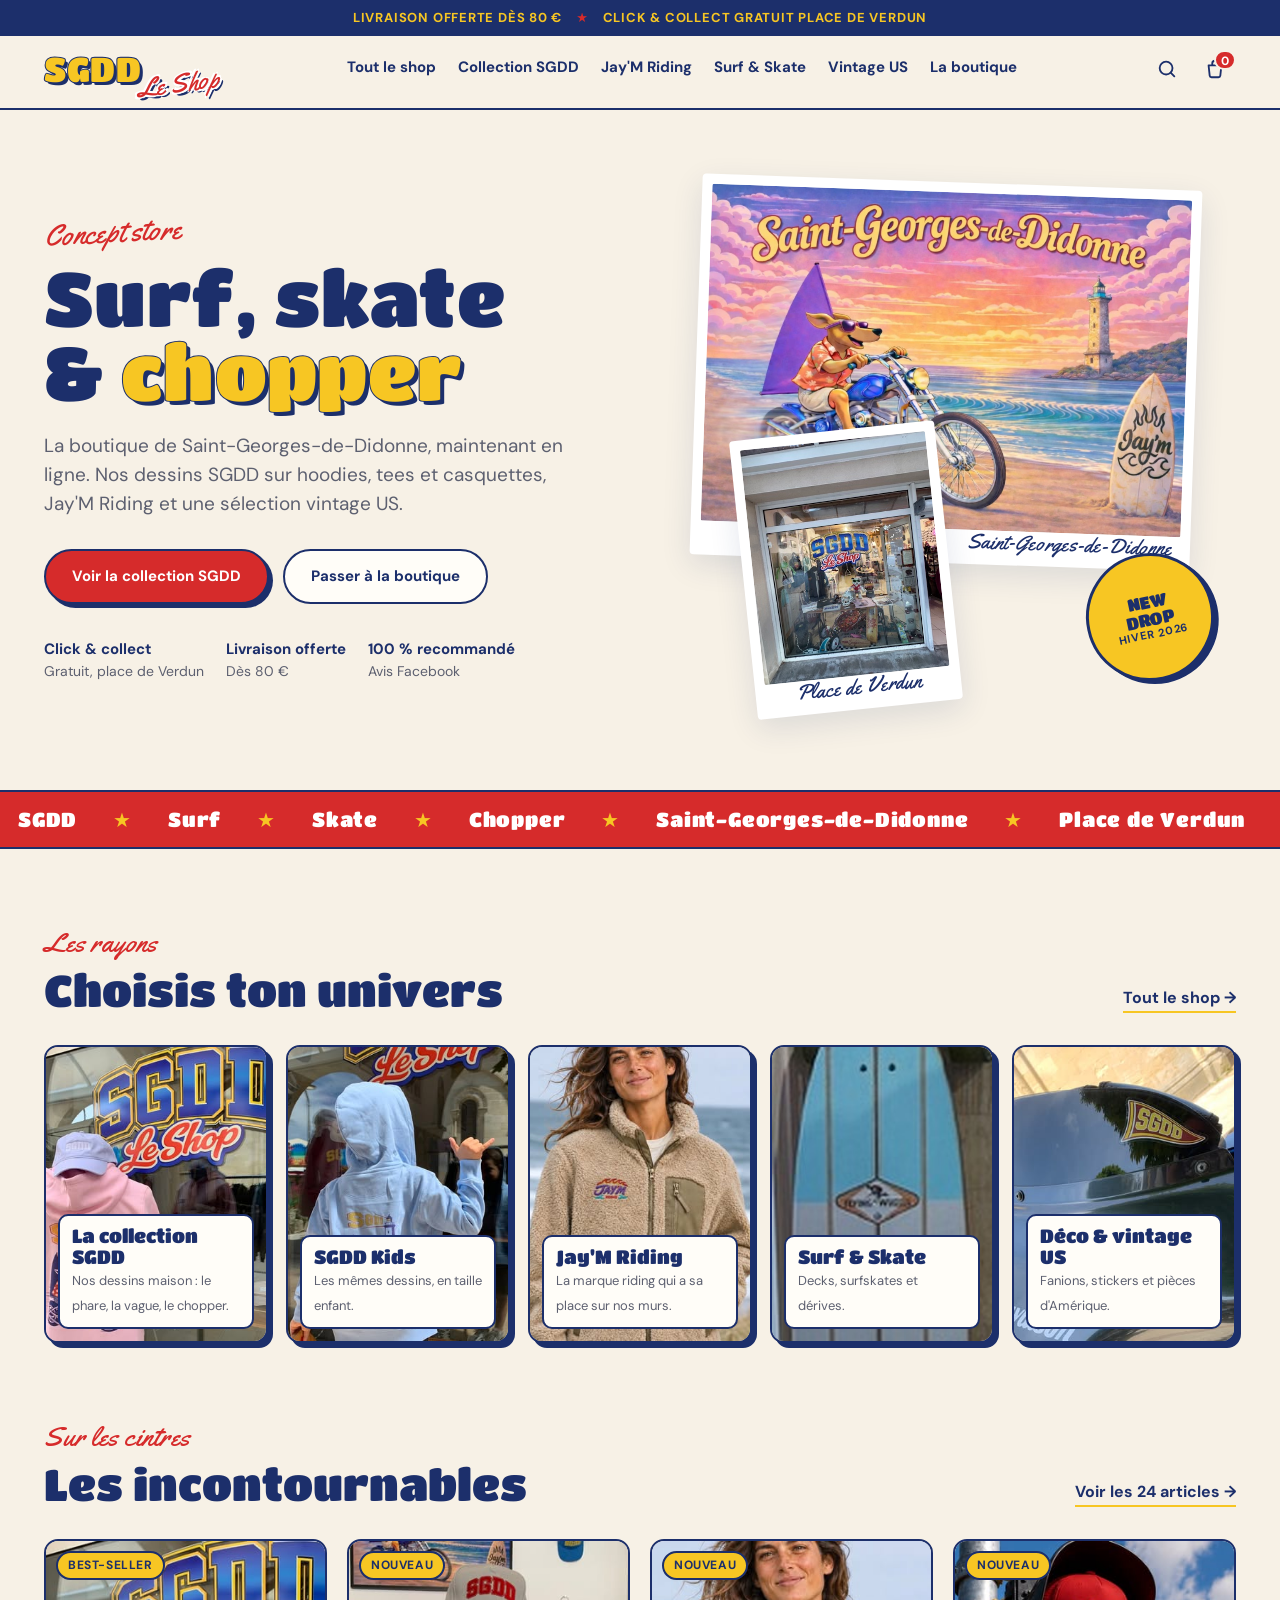
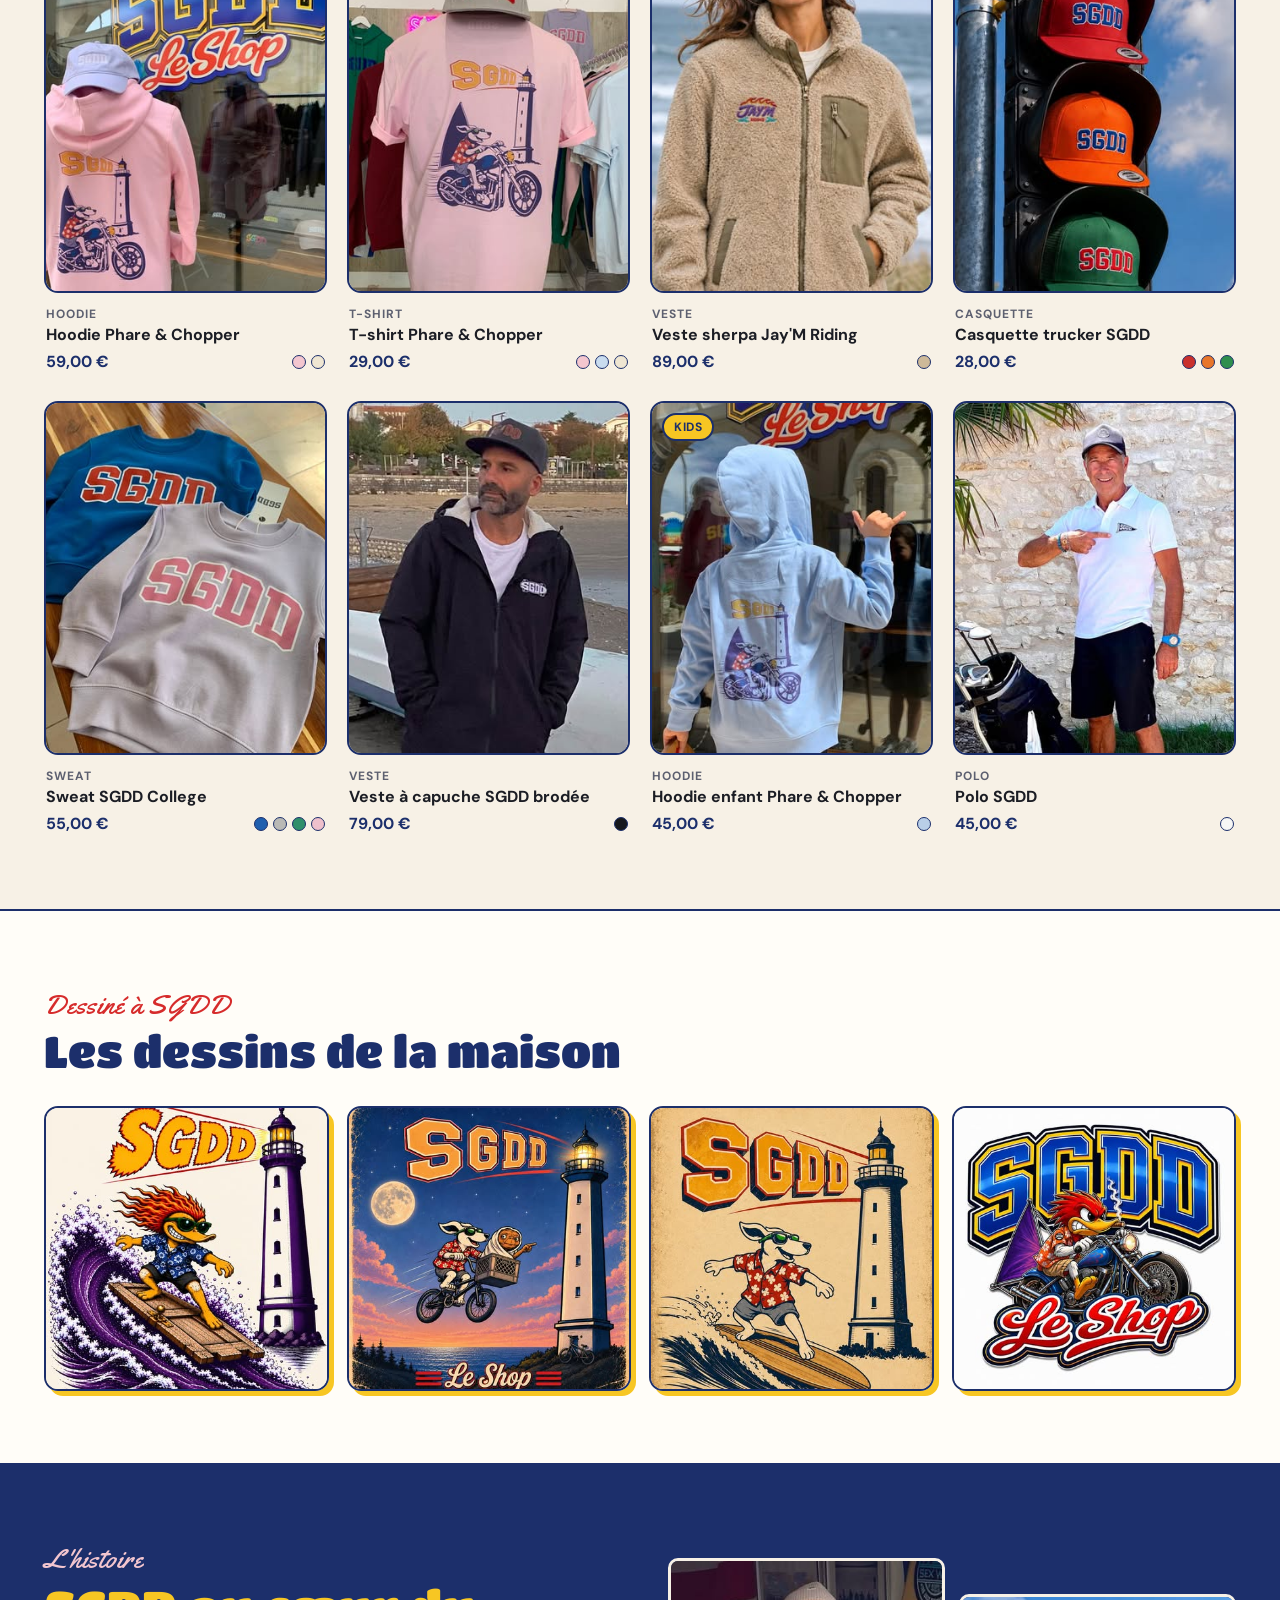
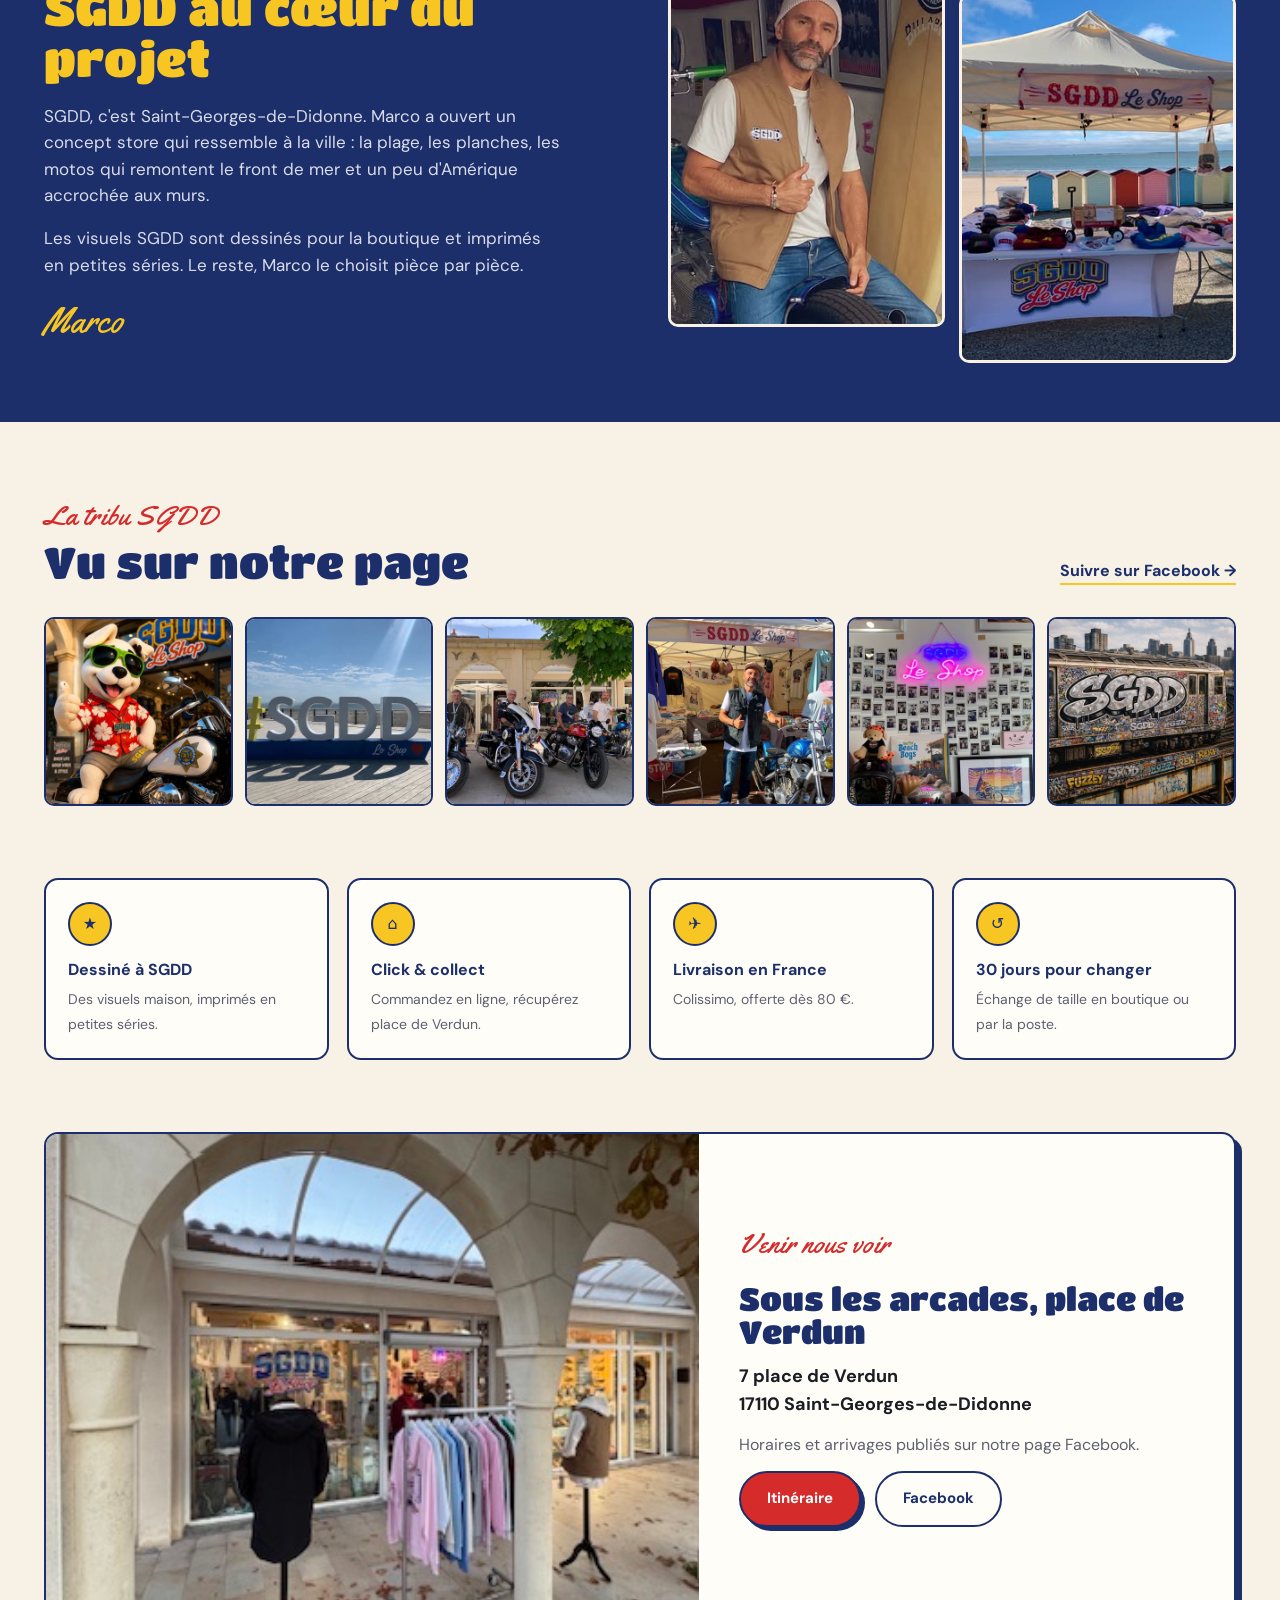
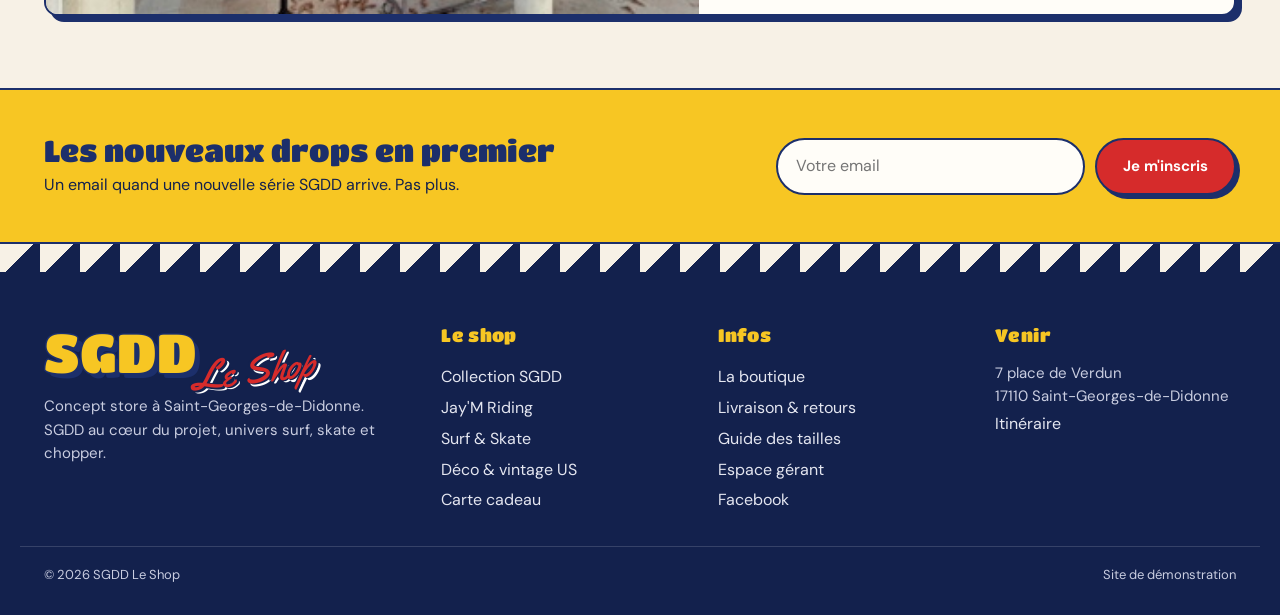
<file: index.html>
<!doctype html>
<html lang="fr">
<head>
  <meta charset="utf-8">
  <meta name="viewport" content="width=device-width, initial-scale=1">
  <title>SGDD Le Shop | Surf, skate & chopper à Saint-Georges-de-Didonne</title>
  <meta name="description" content="Concept store à Saint-Georges-de-Didonne. Collection SGDD, Jay'M Riding, surf, skate et vintage US. Livraison en France et click & collect place de Verdun.">
  <link rel="preconnect" href="https://fonts.googleapis.com">
  <link rel="preconnect" href="https://fonts.gstatic.com" crossorigin>
  <link href="https://fonts.googleapis.com/css2?family=Titan+One&family=Yellowtail&family=DM+Sans:opsz,wght@9..40,400;9..40,500;9..40,700&display=swap" rel="stylesheet">
  <link rel="stylesheet" href="styles.css?v=4">
  <link rel="icon" href="data:image/svg+xml,%3Csvg xmlns='http://www.w3.org/2000/svg' viewBox='0 0 64 64'%3E%3Crect width='64' height='64' rx='12' fill='%231c2f6b'/%3E%3Ctext x='32' y='44' font-family='Arial Black' font-size='30' text-anchor='middle' fill='%23f7c623'%3ESG%3C/text%3E%3C/svg%3E">
</head>
<body>
  <div class="topbar" id="topbar"></div>

  <header class="header">
    <div class="header-inner">
      <button class="icon-btn menu-btn" aria-label="Menu" data-action="menu">
        <svg viewBox="0 0 24 24" width="24" height="24"><path d="M3 6h18M3 12h18M3 18h18" stroke="currentColor" stroke-width="2" stroke-linecap="round"/></svg>
      </button>
      <a href="#/" class="logo" aria-label="SGDD Le Shop, accueil">
        <span class="logo-sgdd">SGDD</span><span class="logo-shop">Le Shop</span>
      </a>
      <nav class="nav" id="nav">
        <a href="#/shop">Tout le shop</a>
        <a href="#/shop/sgdd">Collection SGDD</a>
        <a href="#/shop/jaym">Jay'M Riding</a>
        <a href="#/shop/surf-skate">Surf & Skate</a>
        <a href="#/shop/vintage">Vintage US</a>
        <a href="#/boutique">La boutique</a>
      </nav>
      <div class="header-actions">
        <button class="icon-btn" aria-label="Rechercher" data-action="search">
          <svg viewBox="0 0 24 24" width="22" height="22"><circle cx="11" cy="11" r="7" fill="none" stroke="currentColor" stroke-width="2"/><path d="M20 20l-4-4" stroke="currentColor" stroke-width="2" stroke-linecap="round"/></svg>
        </button>
        <button class="icon-btn cart-btn" aria-label="Panier" data-action="cart">
          <svg viewBox="0 0 24 24" width="22" height="22"><path d="M5 8h14l-1.2 11.2a2 2 0 0 1-2 1.8H8.2a2 2 0 0 1-2-1.8L5 8z" fill="none" stroke="currentColor" stroke-width="2" stroke-linejoin="round"/><path d="M9 8V6a3 3 0 0 1 6 0v2" fill="none" stroke="currentColor" stroke-width="2"/></svg>
          <span class="cart-count" id="cartCount">0</span>
        </button>
      </div>
    </div>
    <div class="search-bar" id="searchBar" hidden>
      <input type="search" id="searchInput" placeholder="Hoodie, casquette, skate..." aria-label="Rechercher un article">
    </div>
  </header>

  <main id="app" tabindex="-1"></main>

  <footer class="footer">
    <div class="pennants" aria-hidden="true"></div>
    <div class="footer-inner">
      <div class="footer-brand">
        <a href="#/" class="logo logo-lg" aria-label="SGDD Le Shop">
          <span class="logo-sgdd">SGDD</span><span class="logo-shop">Le Shop</span>
        </a>
        <p>Concept store à Saint-Georges-de-Didonne. SGDD au cœur du projet, univers surf, skate et chopper.</p>
      </div>
      <div>
        <h4>Le shop</h4>
        <a href="#/shop/sgdd">Collection SGDD</a>
        <a href="#/shop/jaym">Jay'M Riding</a>
        <a href="#/shop/surf-skate">Surf & Skate</a>
        <a href="#/shop/vintage">Déco & vintage US</a>
        <a href="#/p/carte-cadeau">Carte cadeau</a>
      </div>
      <div>
        <h4>Infos</h4>
        <a href="#/boutique">La boutique</a>
        <a href="#/infos">Livraison & retours</a>
        <a href="#/infos">Guide des tailles</a>
        <a href="#/admin">Espace gérant</a>
        <a href="https://www.facebook.com/p/SGDD-Le-Shop-61576810880867/" target="_blank" rel="noopener">Facebook</a>
      </div>
      <div>
        <h4>Venir</h4>
        <p>7 place de Verdun<br>17110 Saint-Georges-de-Didonne</p>
        <a href="https://www.google.com/maps/search/?api=1&query=7+place+de+Verdun+17110+Saint-Georges-de-Didonne" target="_blank" rel="noopener">Itinéraire</a>
      </div>
    </div>
    <div class="footer-bottom">
      <span>© 2026 SGDD Le Shop</span>
      <span>Site de démonstration</span>
    </div>
  </footer>

  <div class="overlay" id="overlay" hidden></div>
  <aside class="drawer" id="cartDrawer" aria-label="Panier" aria-hidden="true"></aside>
  <div class="toast" id="toast" role="status" aria-live="polite"></div>

  <script src="config.js?v=4"></script>
  <script src="products.js?v=4"></script>
  <script src="admin.js?v=4"></script>
  <script src="app.js?v=4"></script>
</body>
</html>
</file>
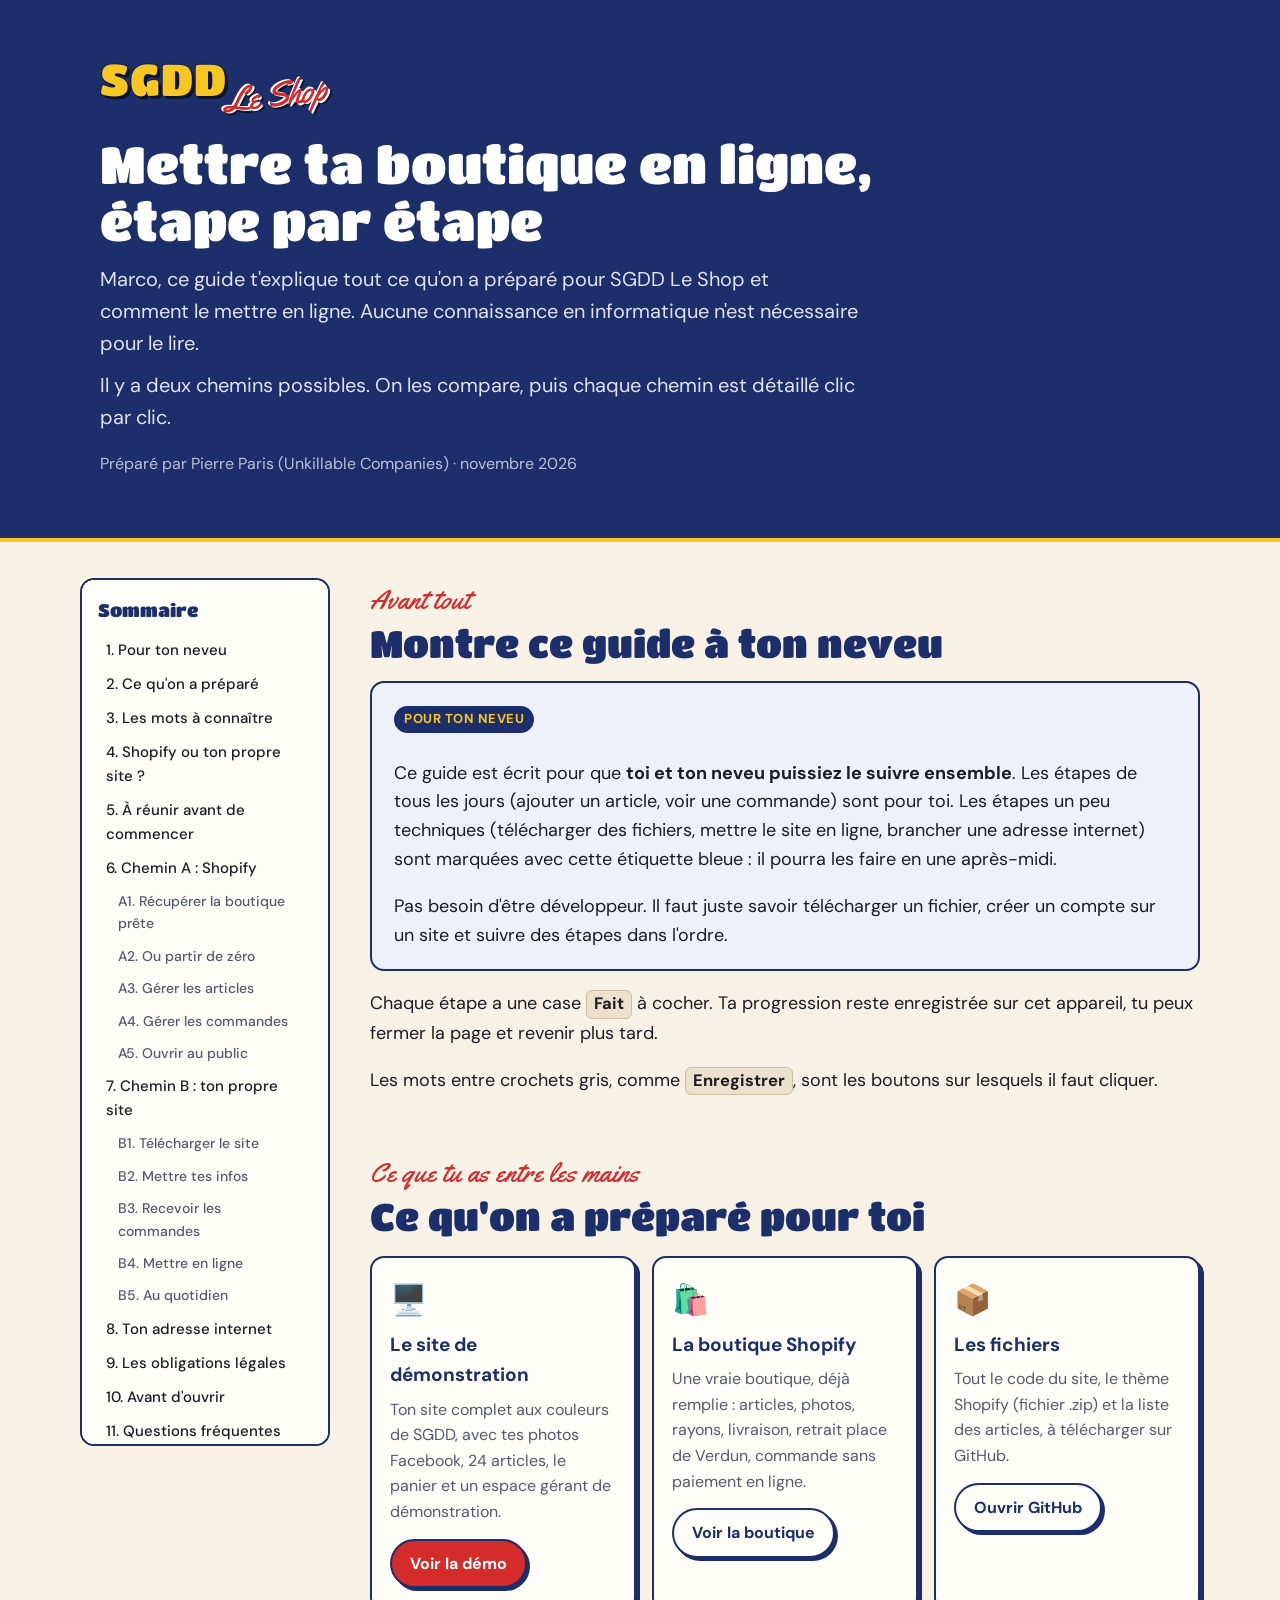
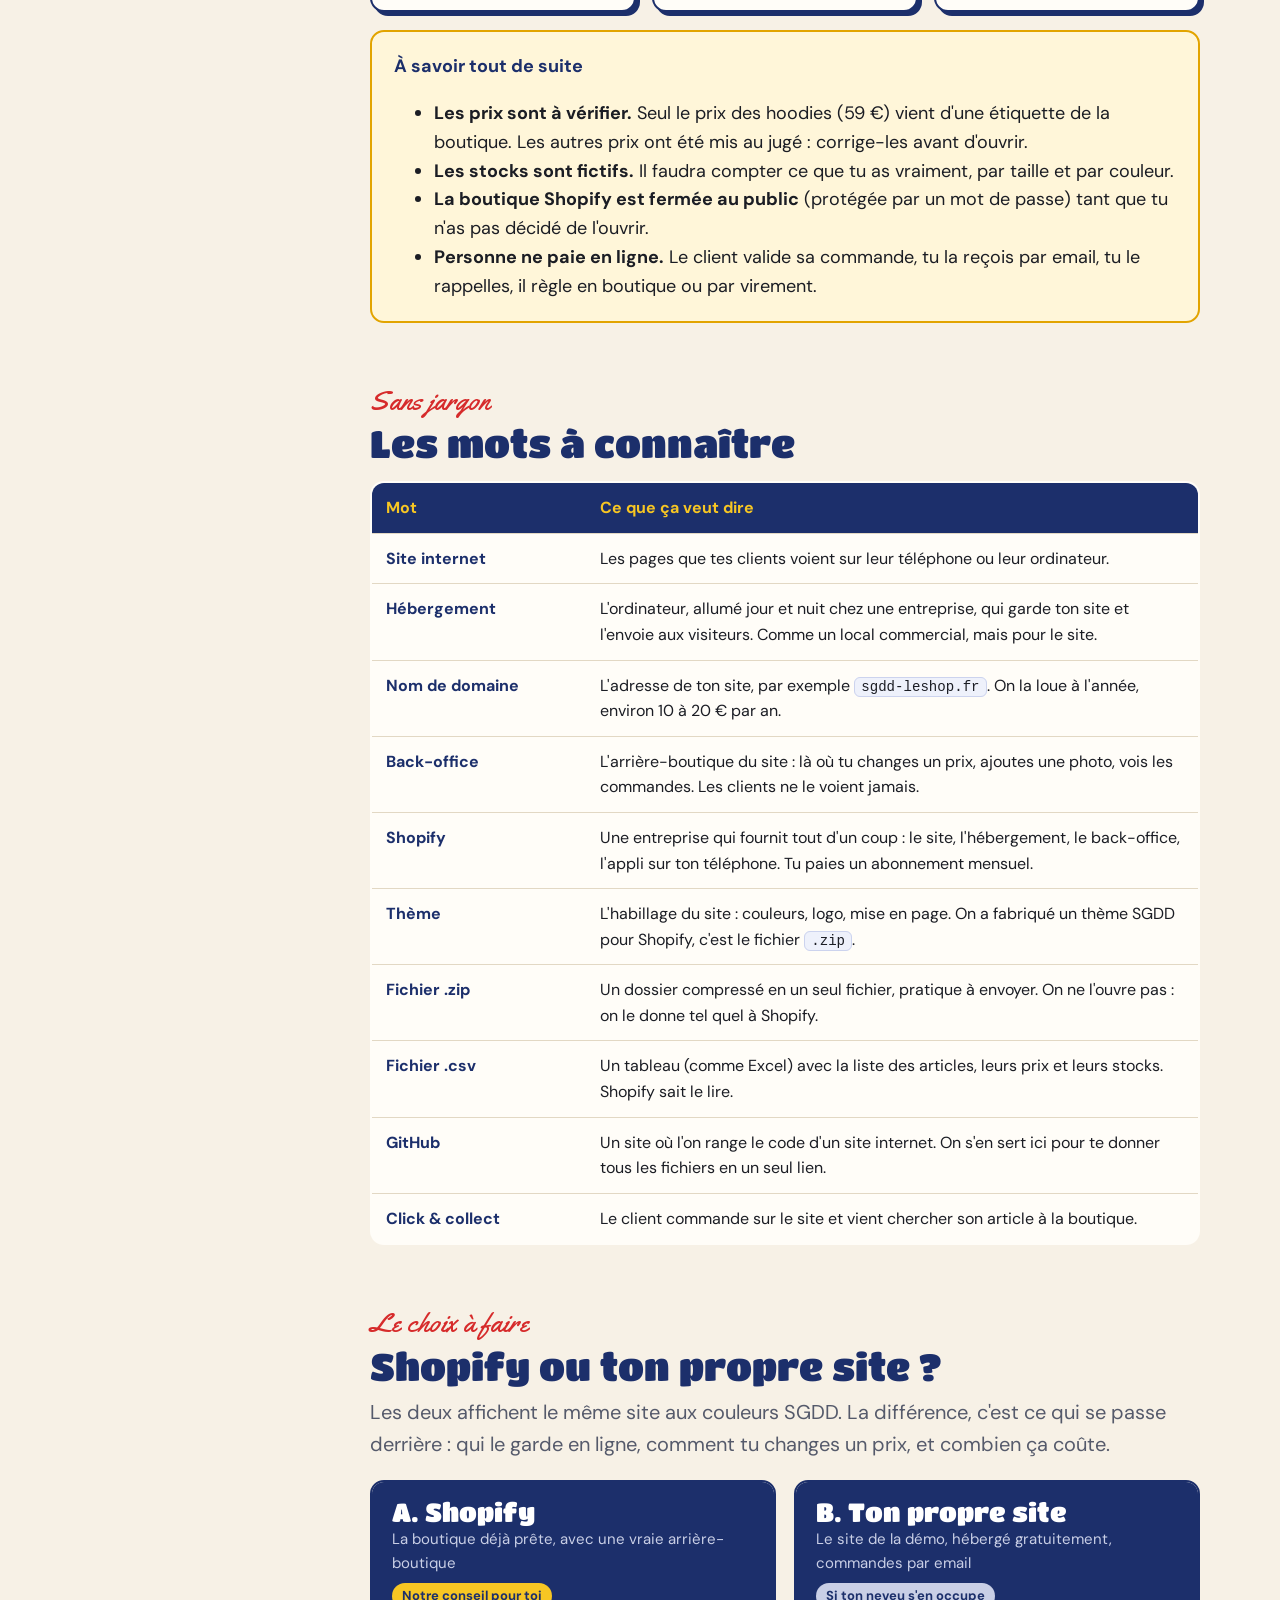
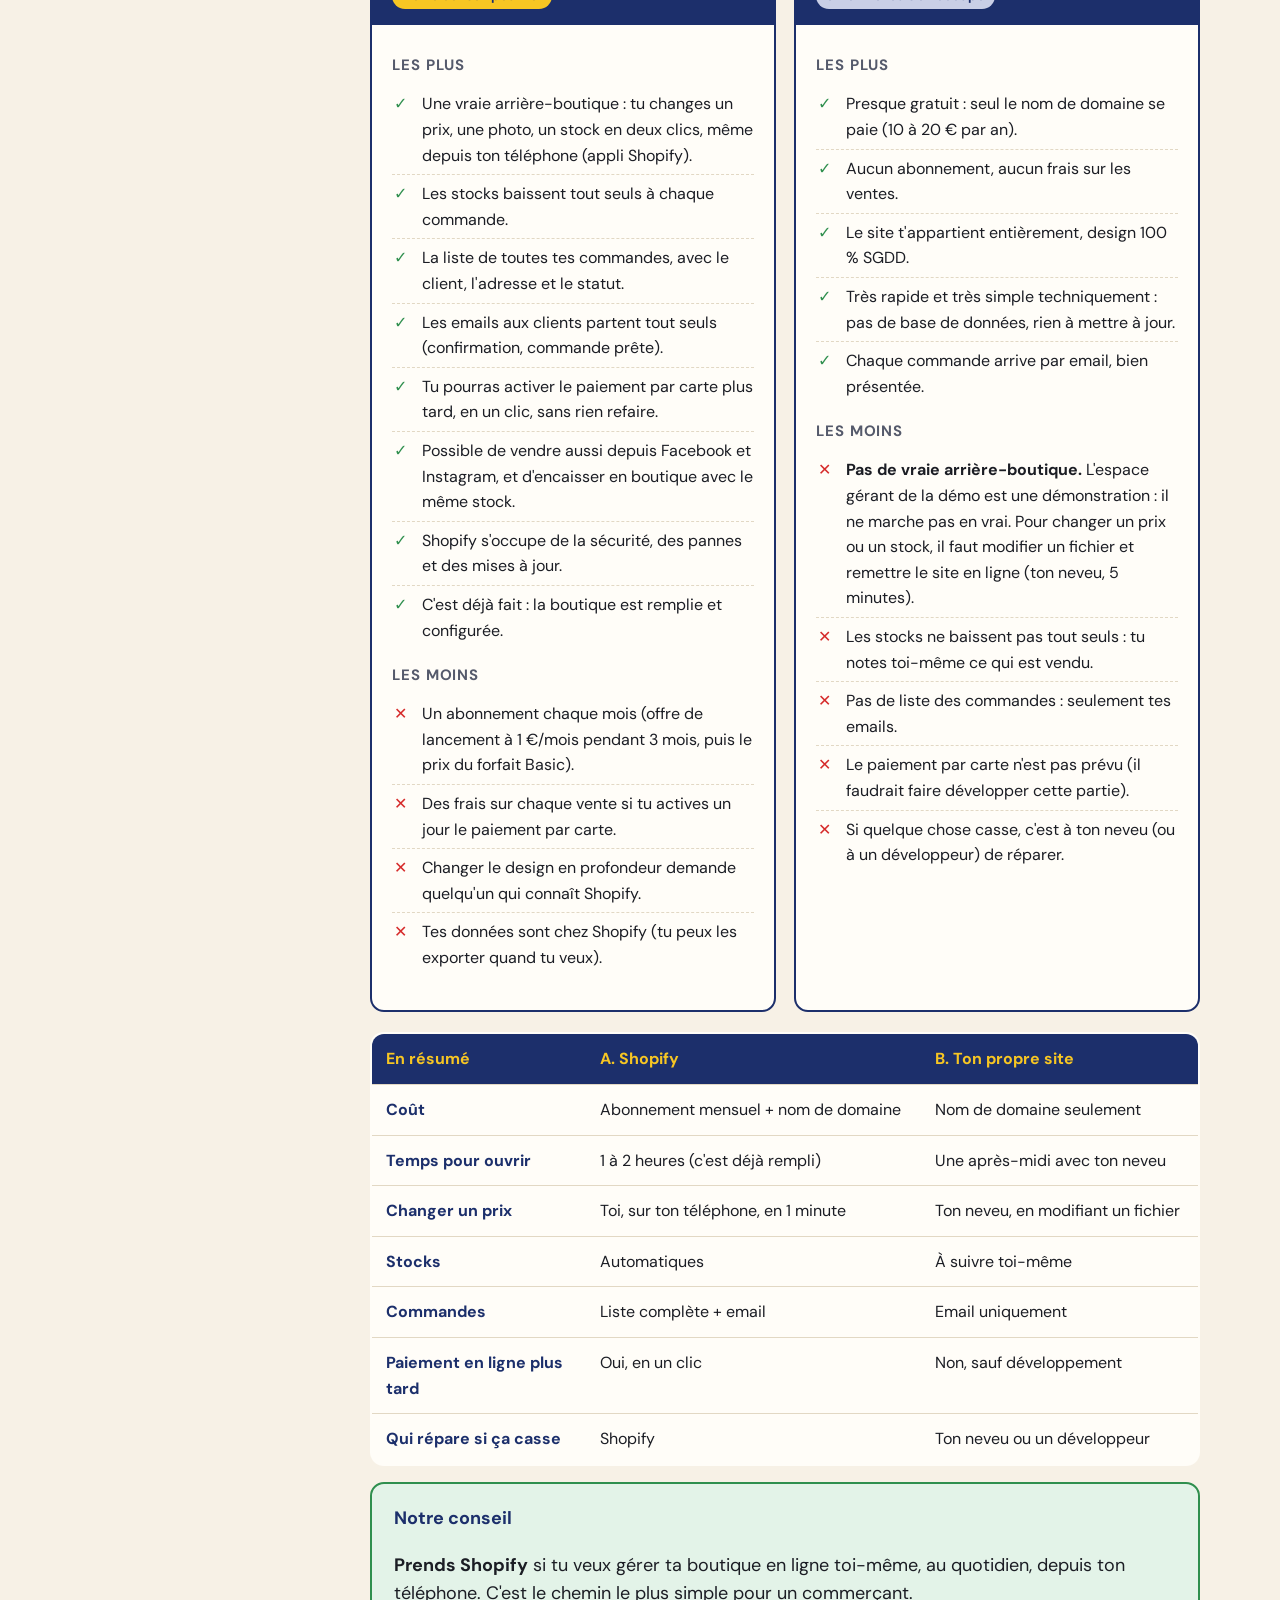
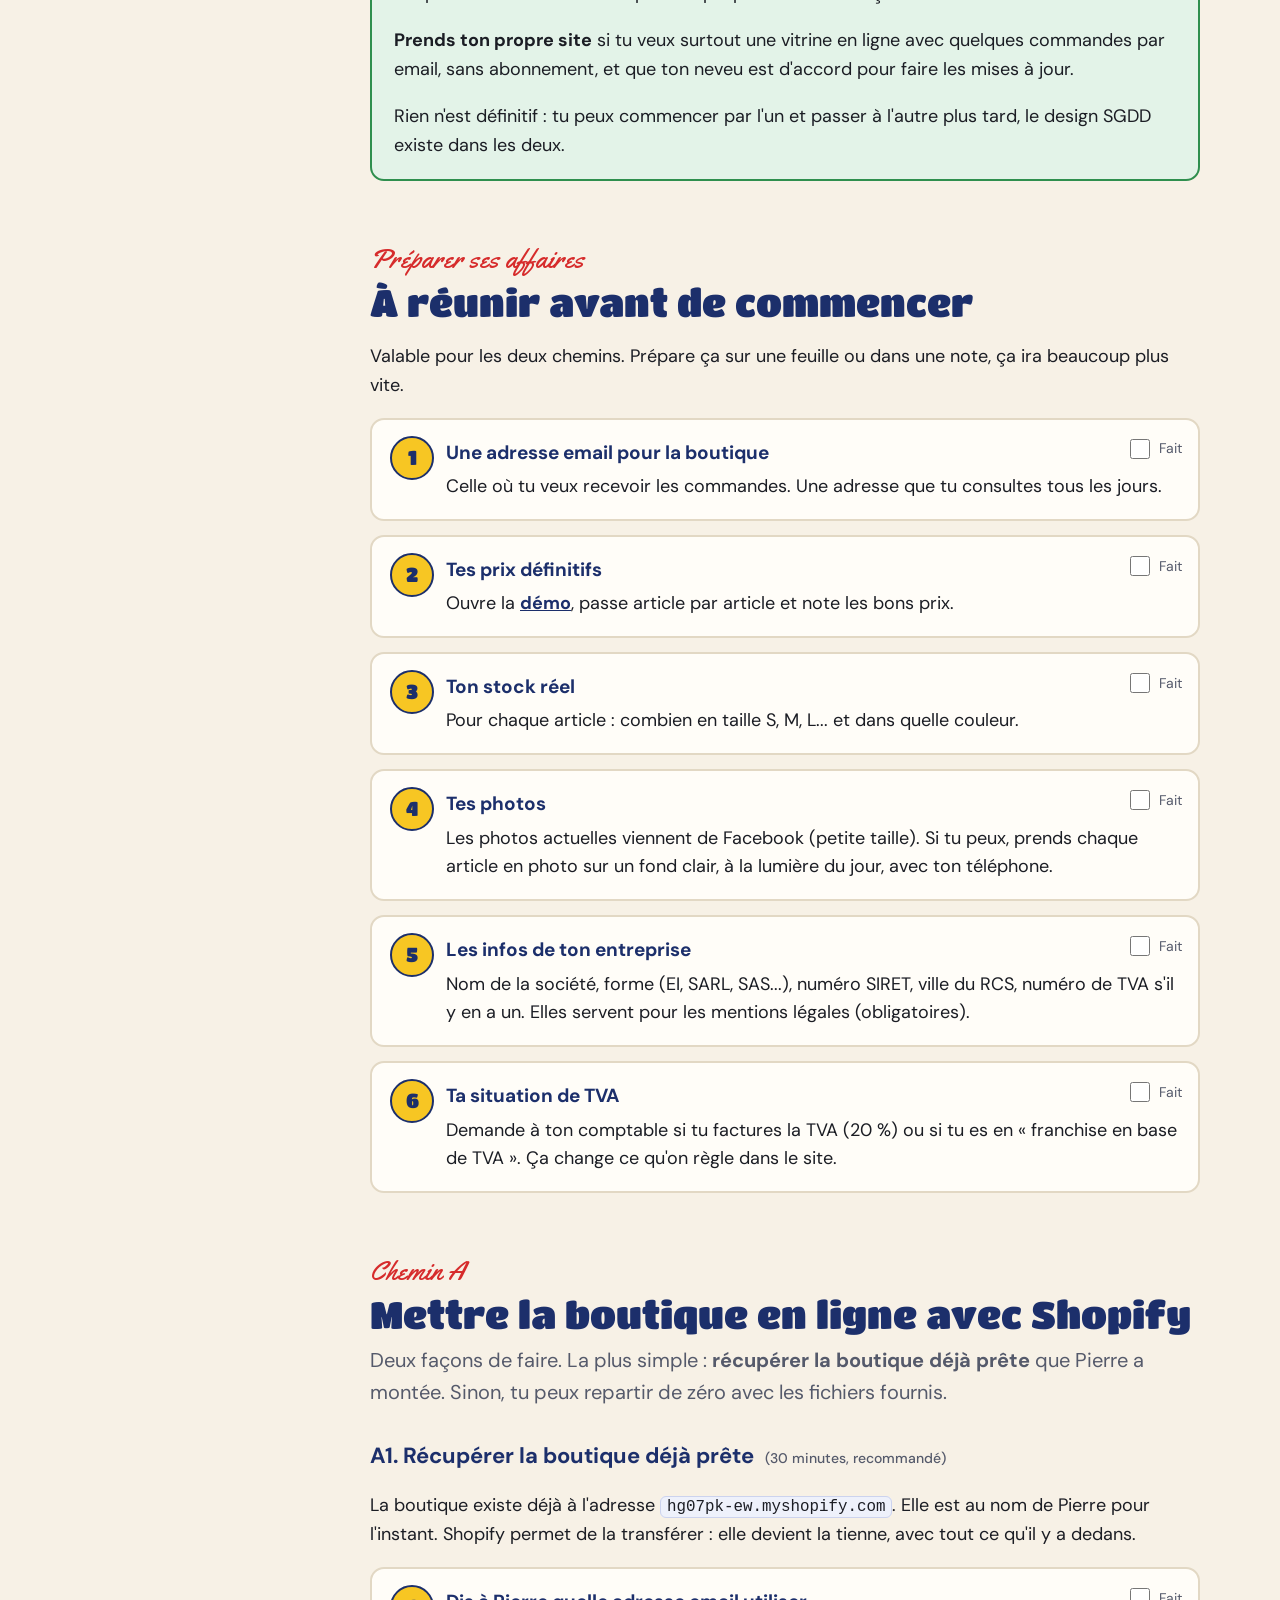
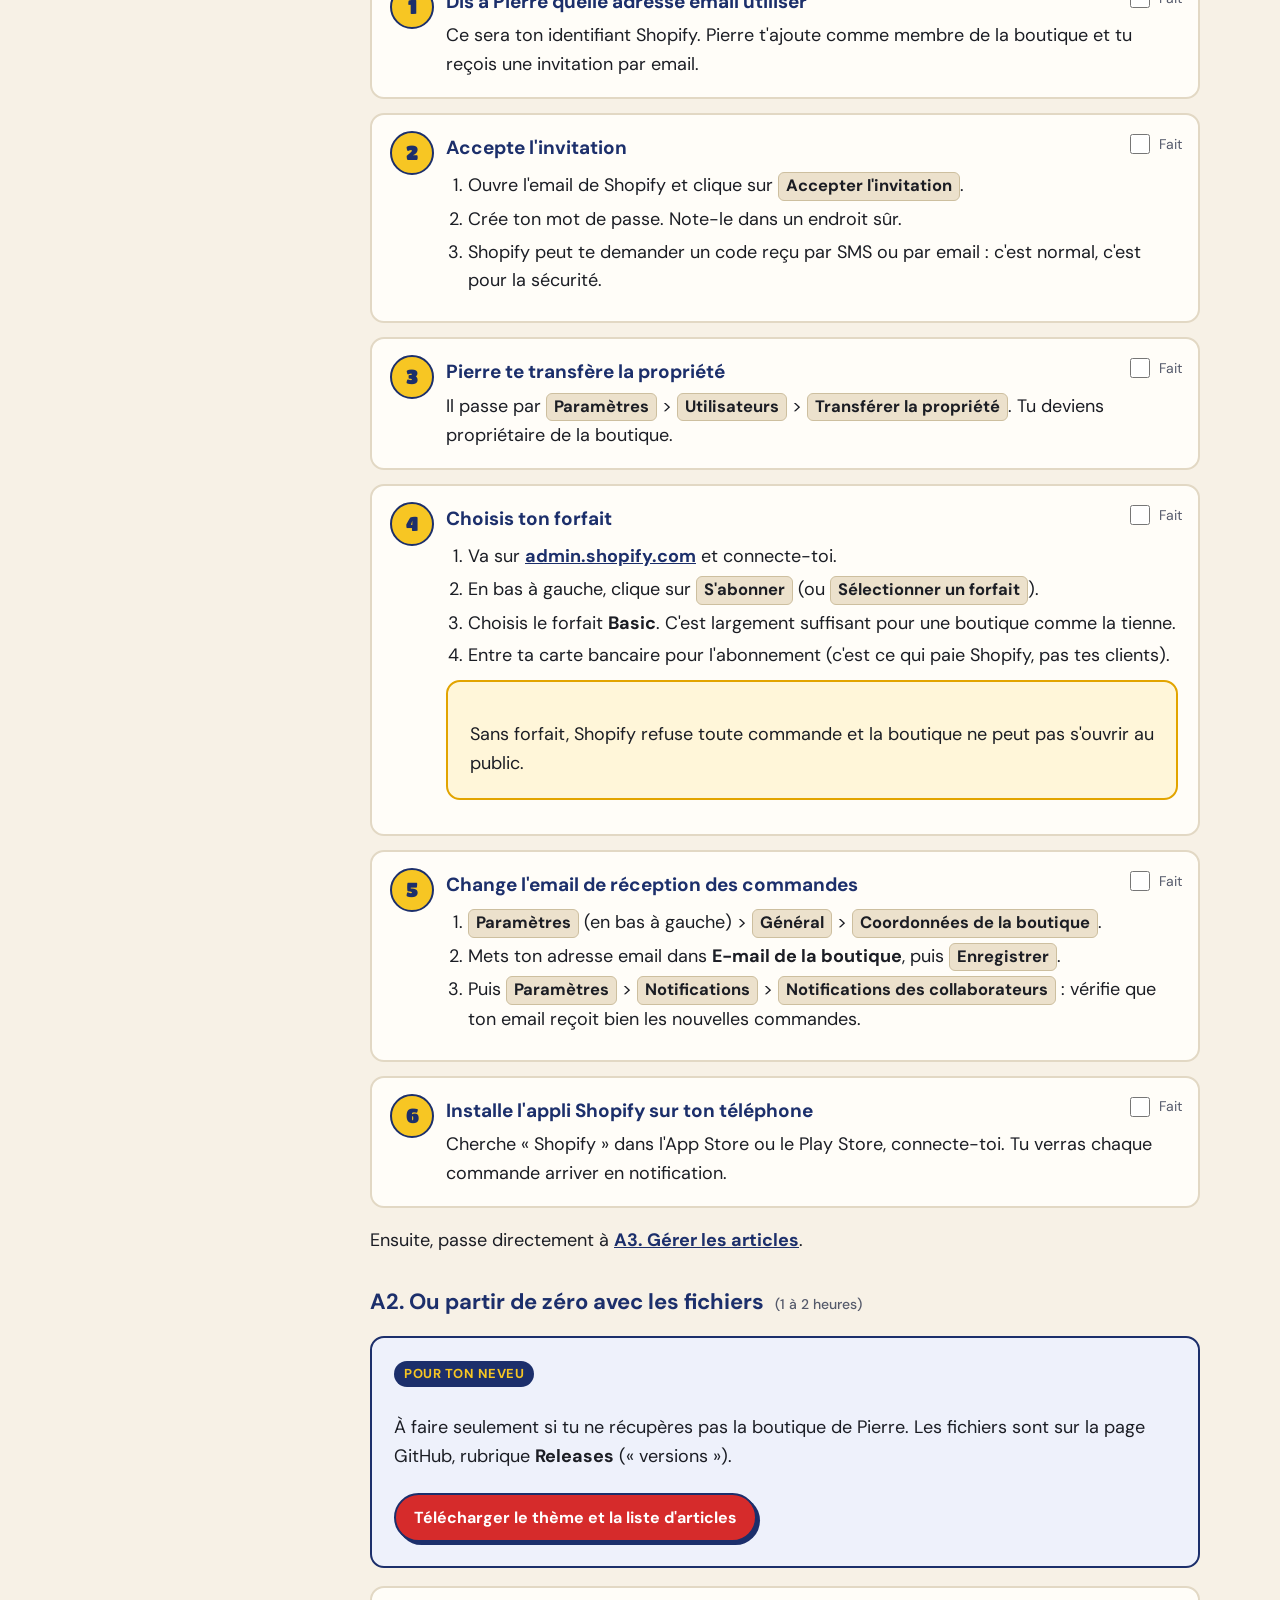
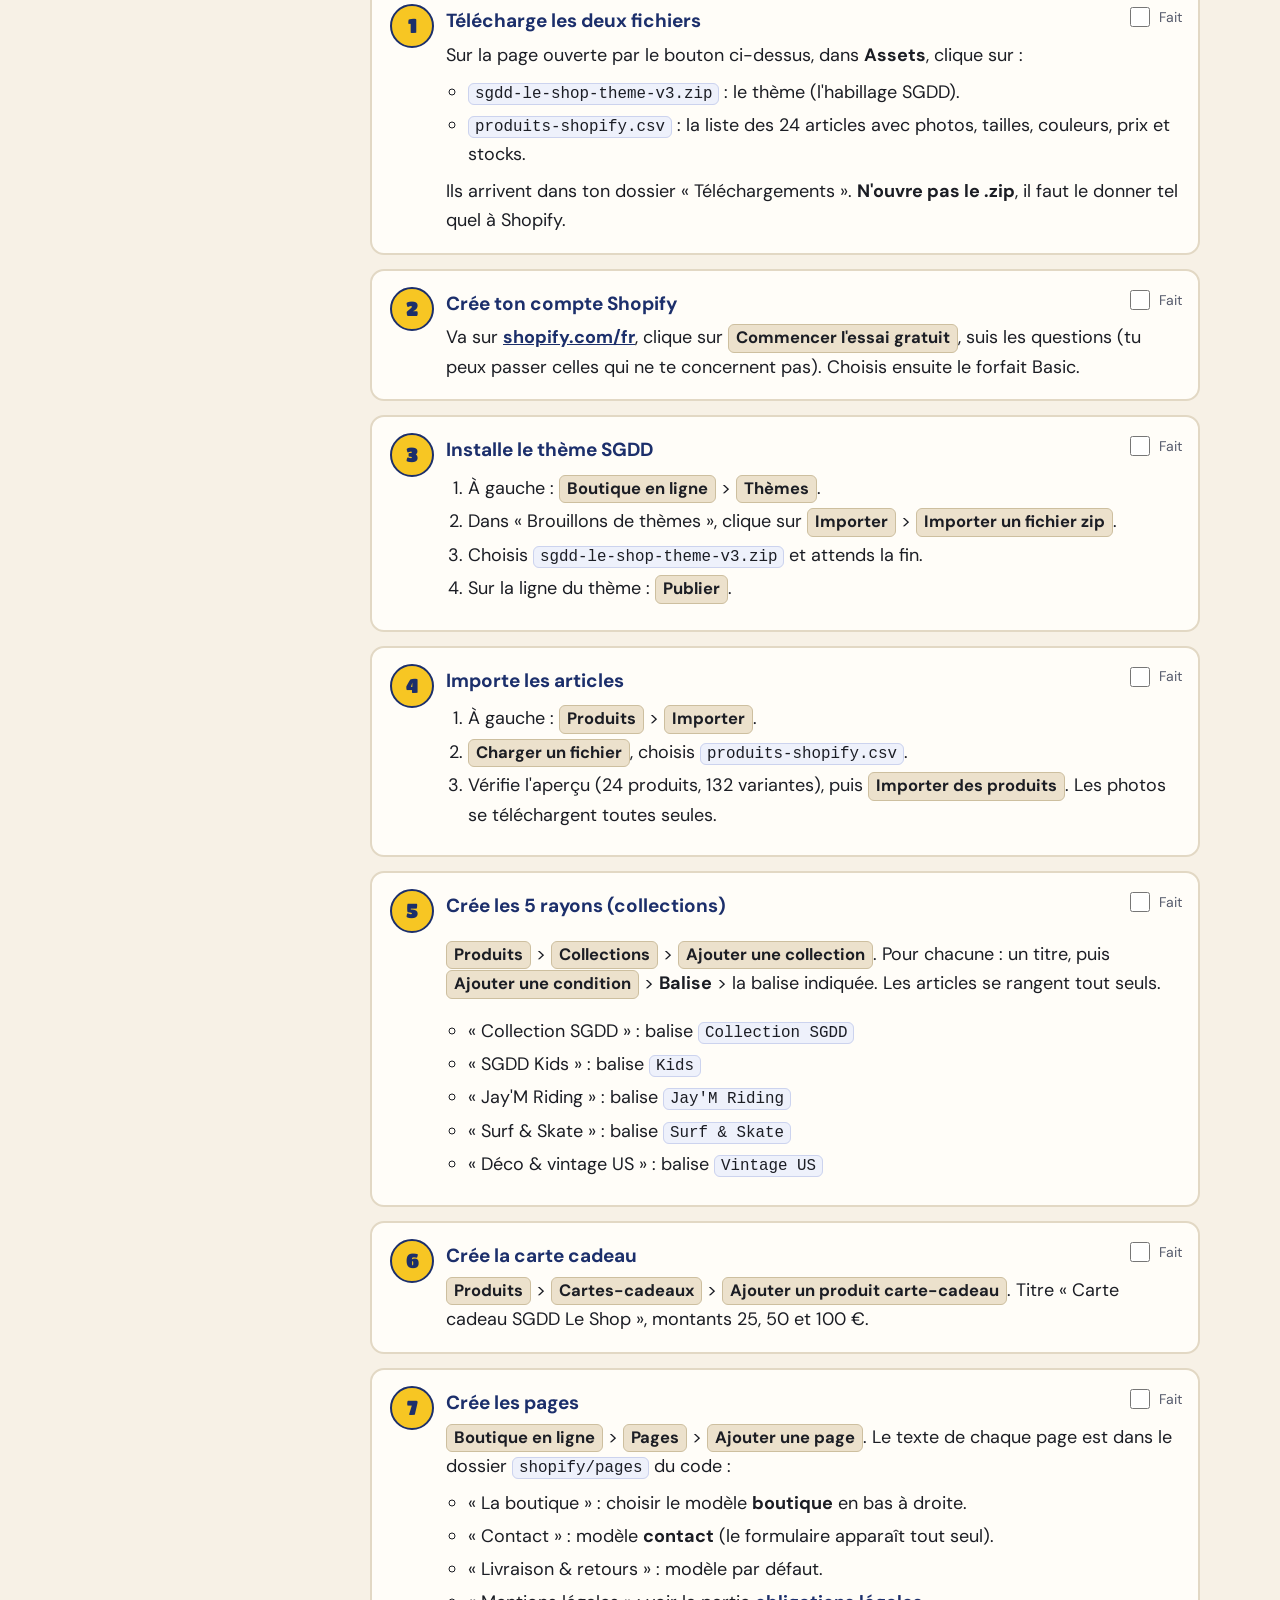
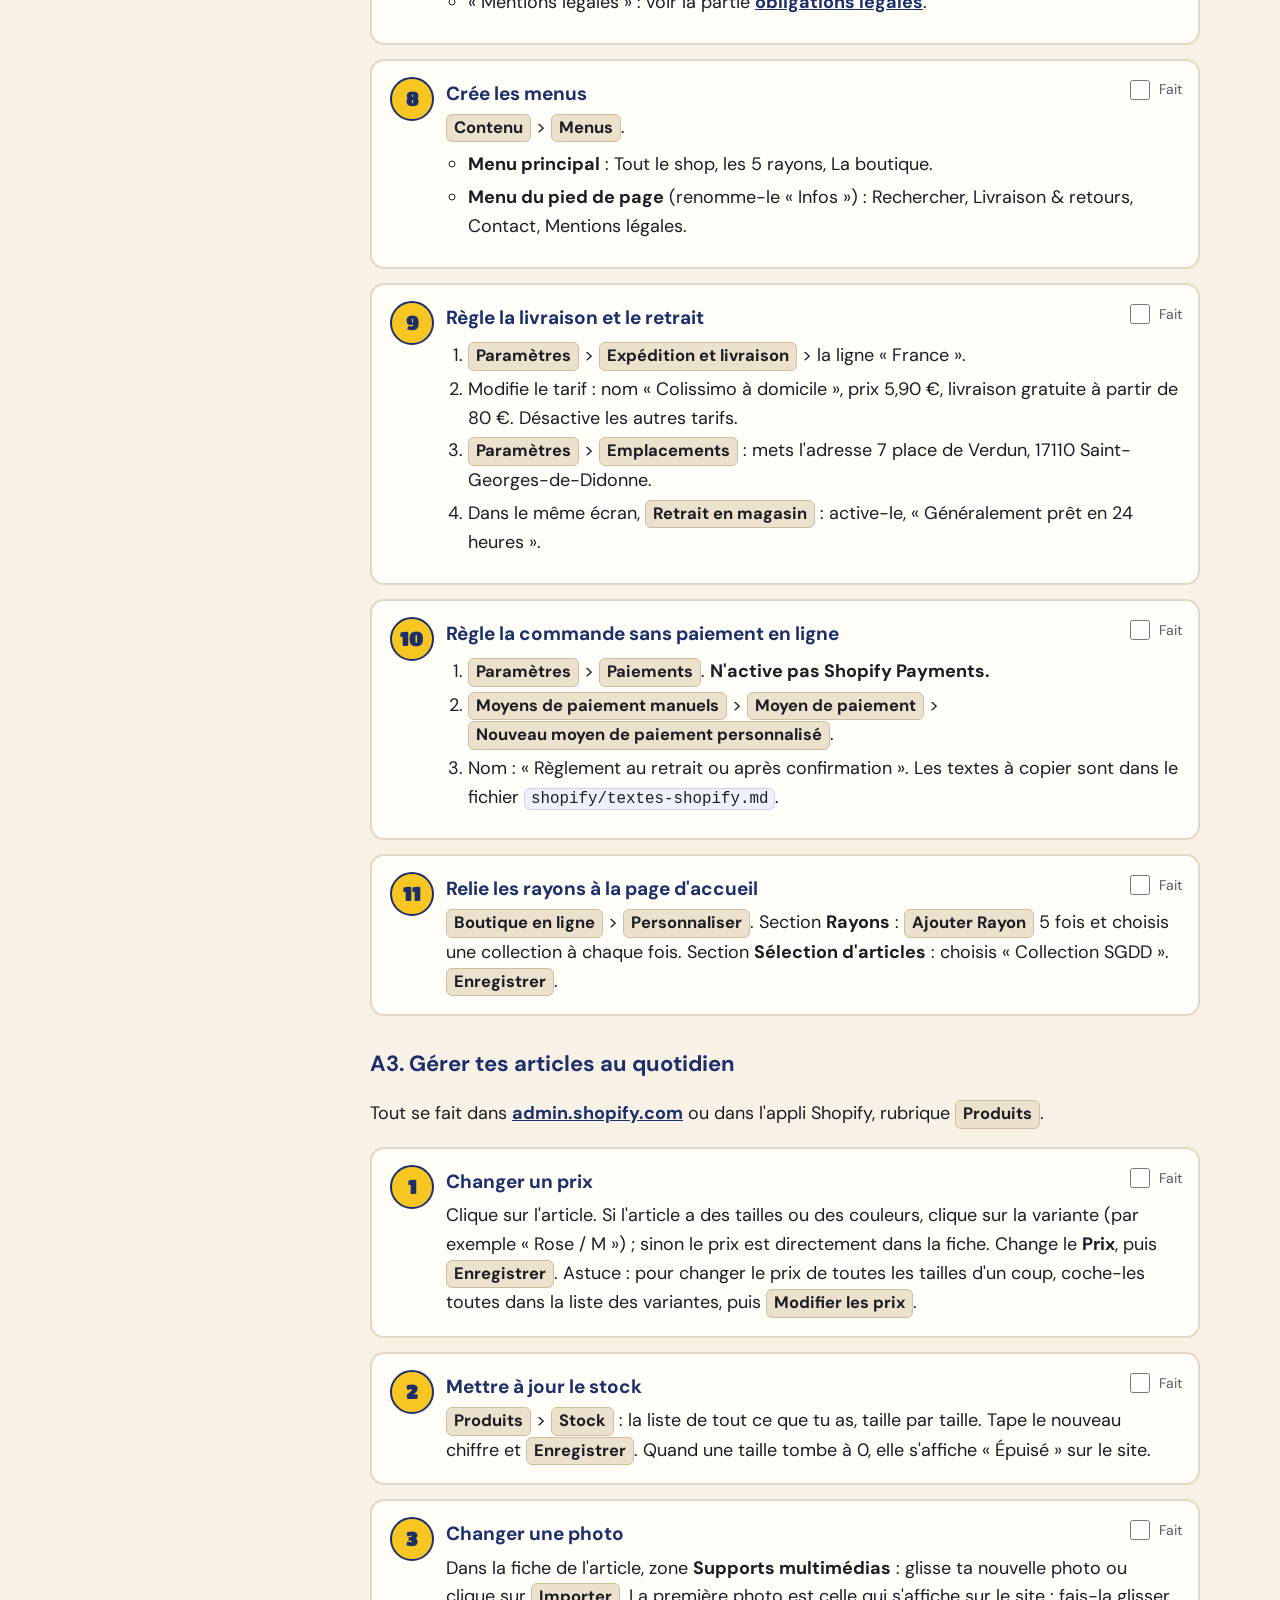
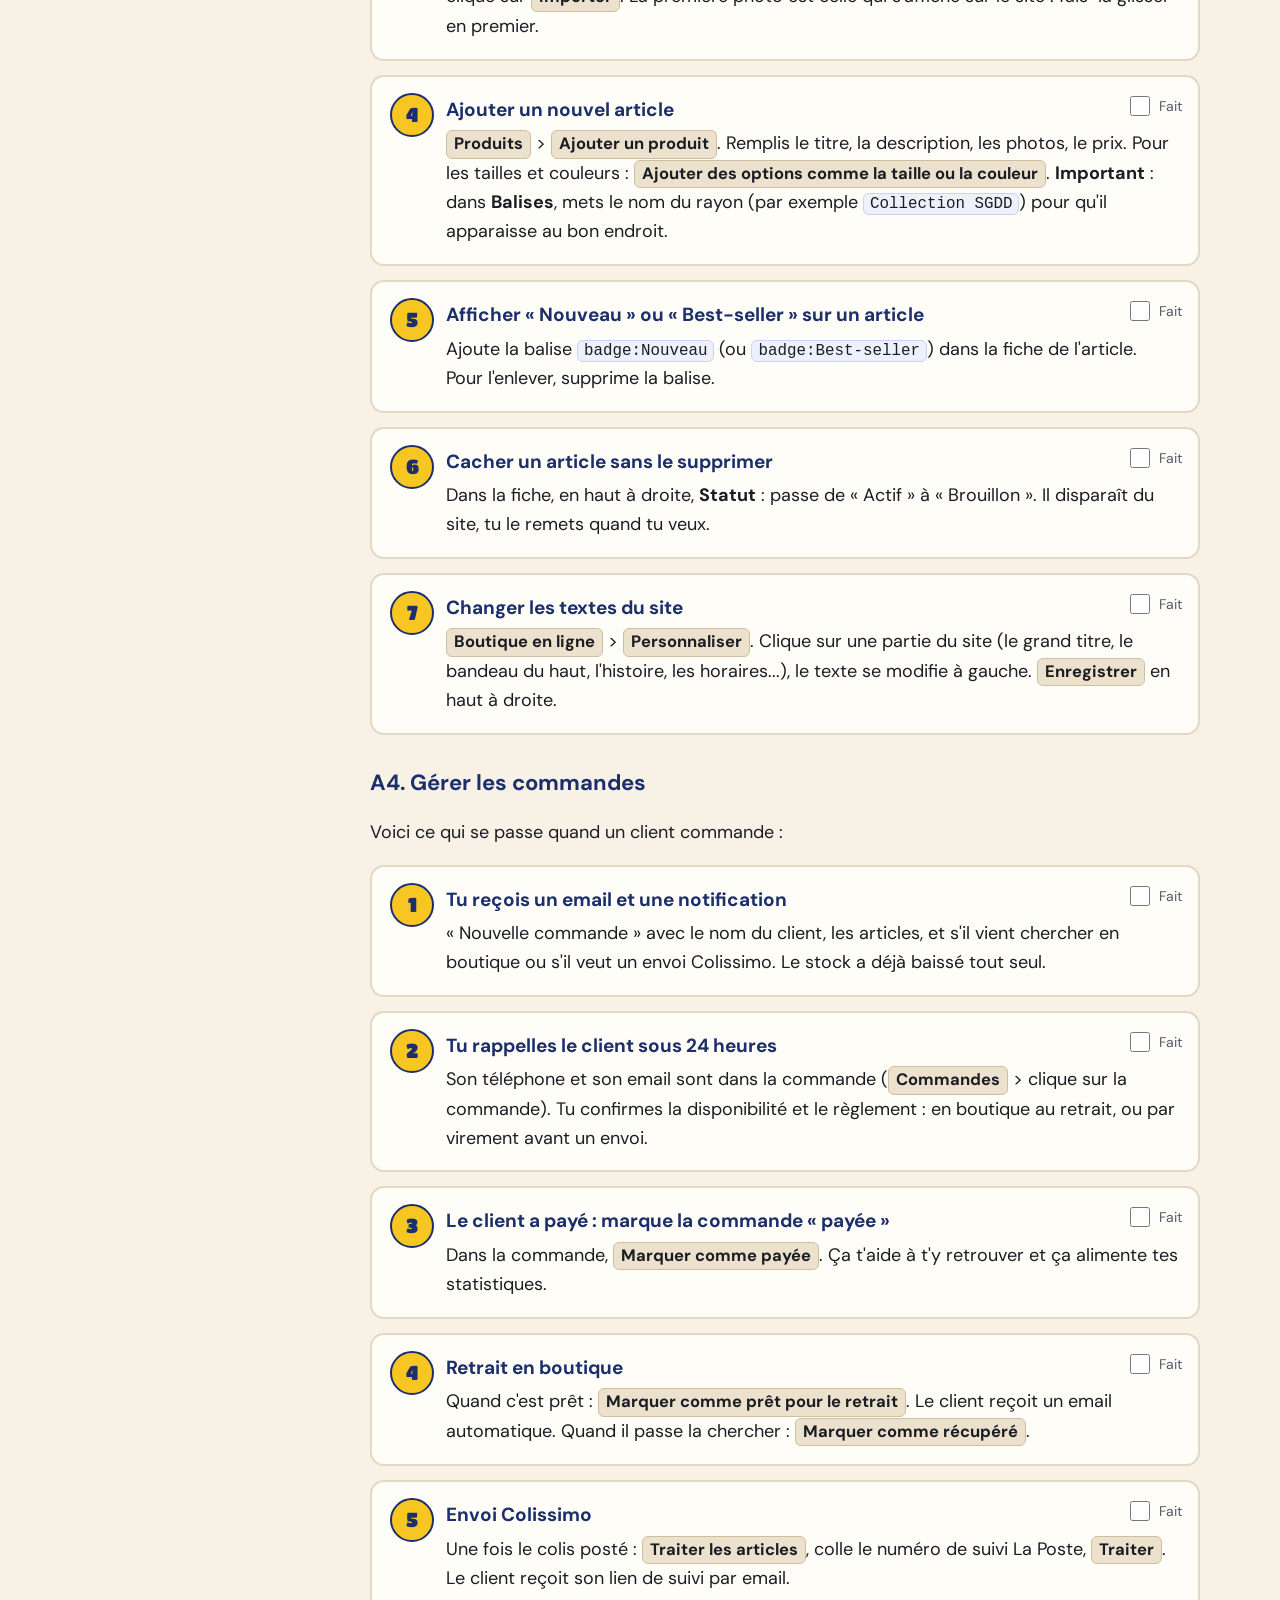
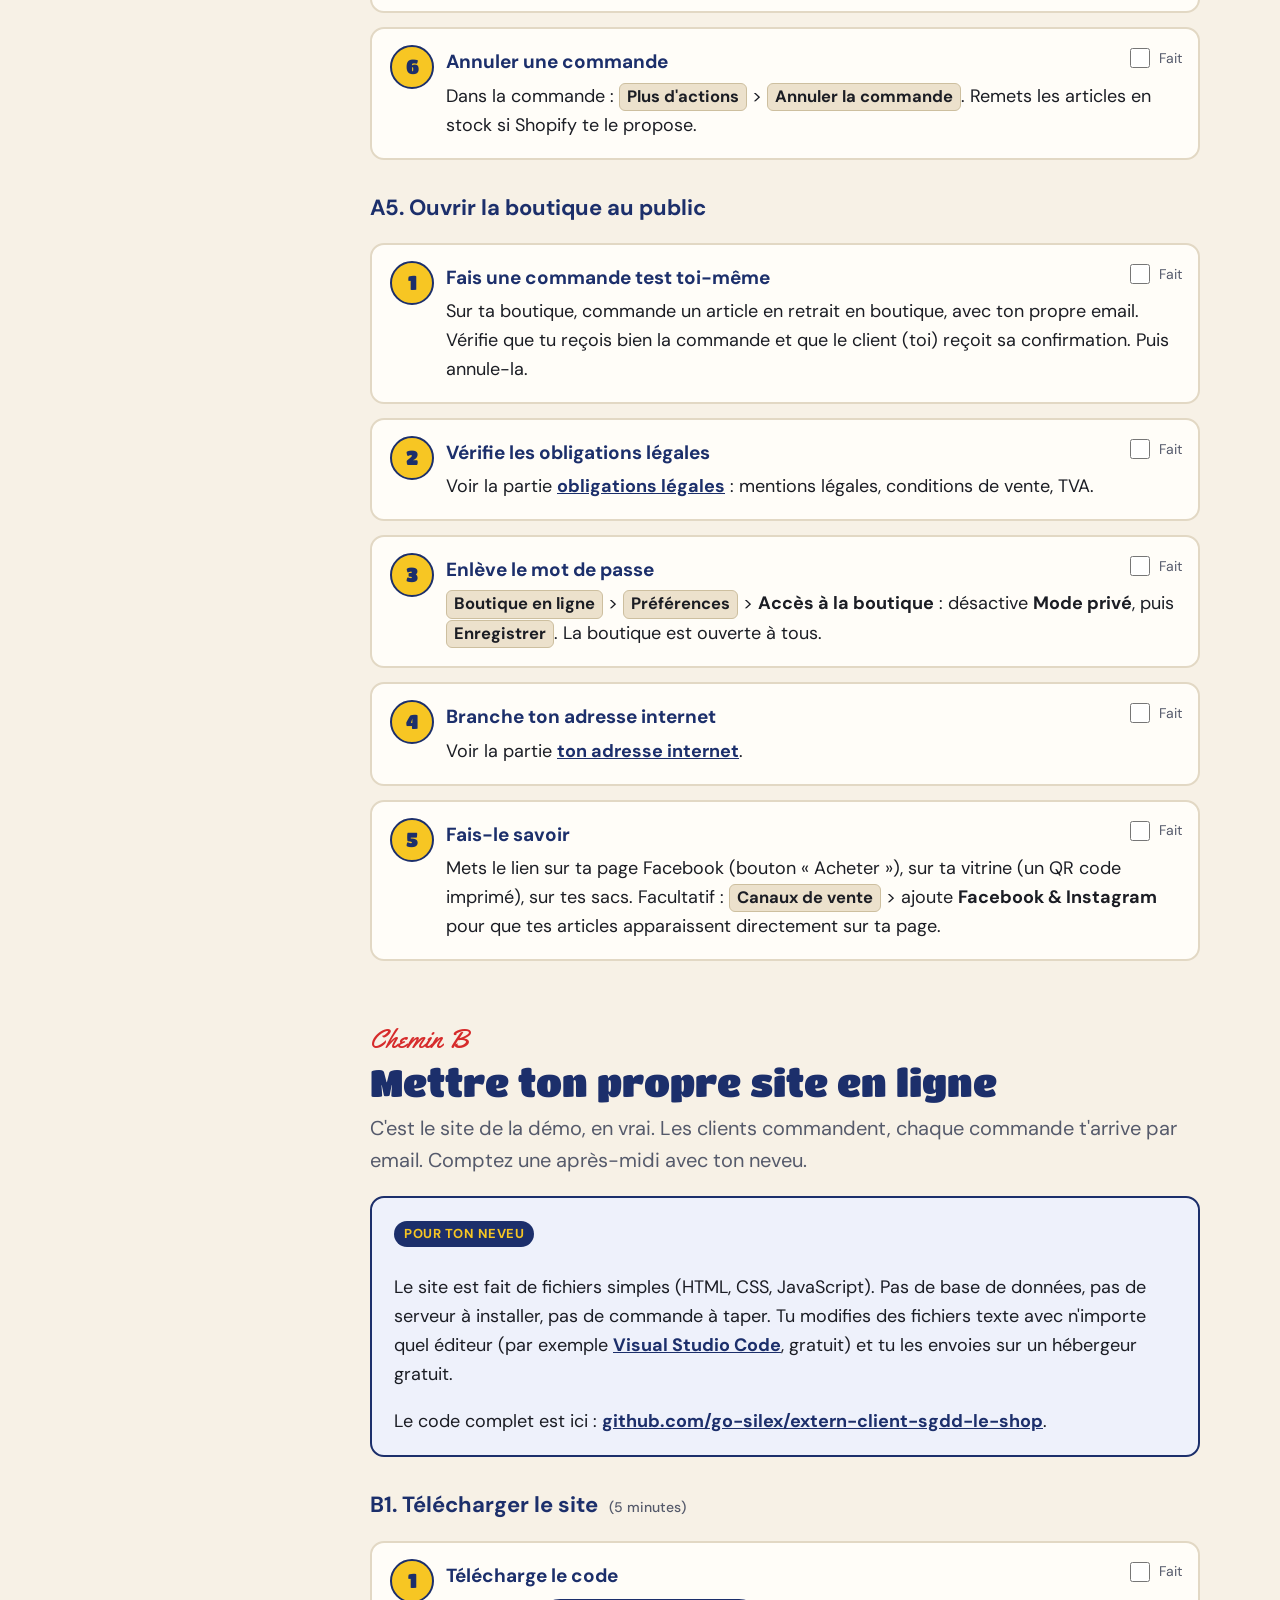
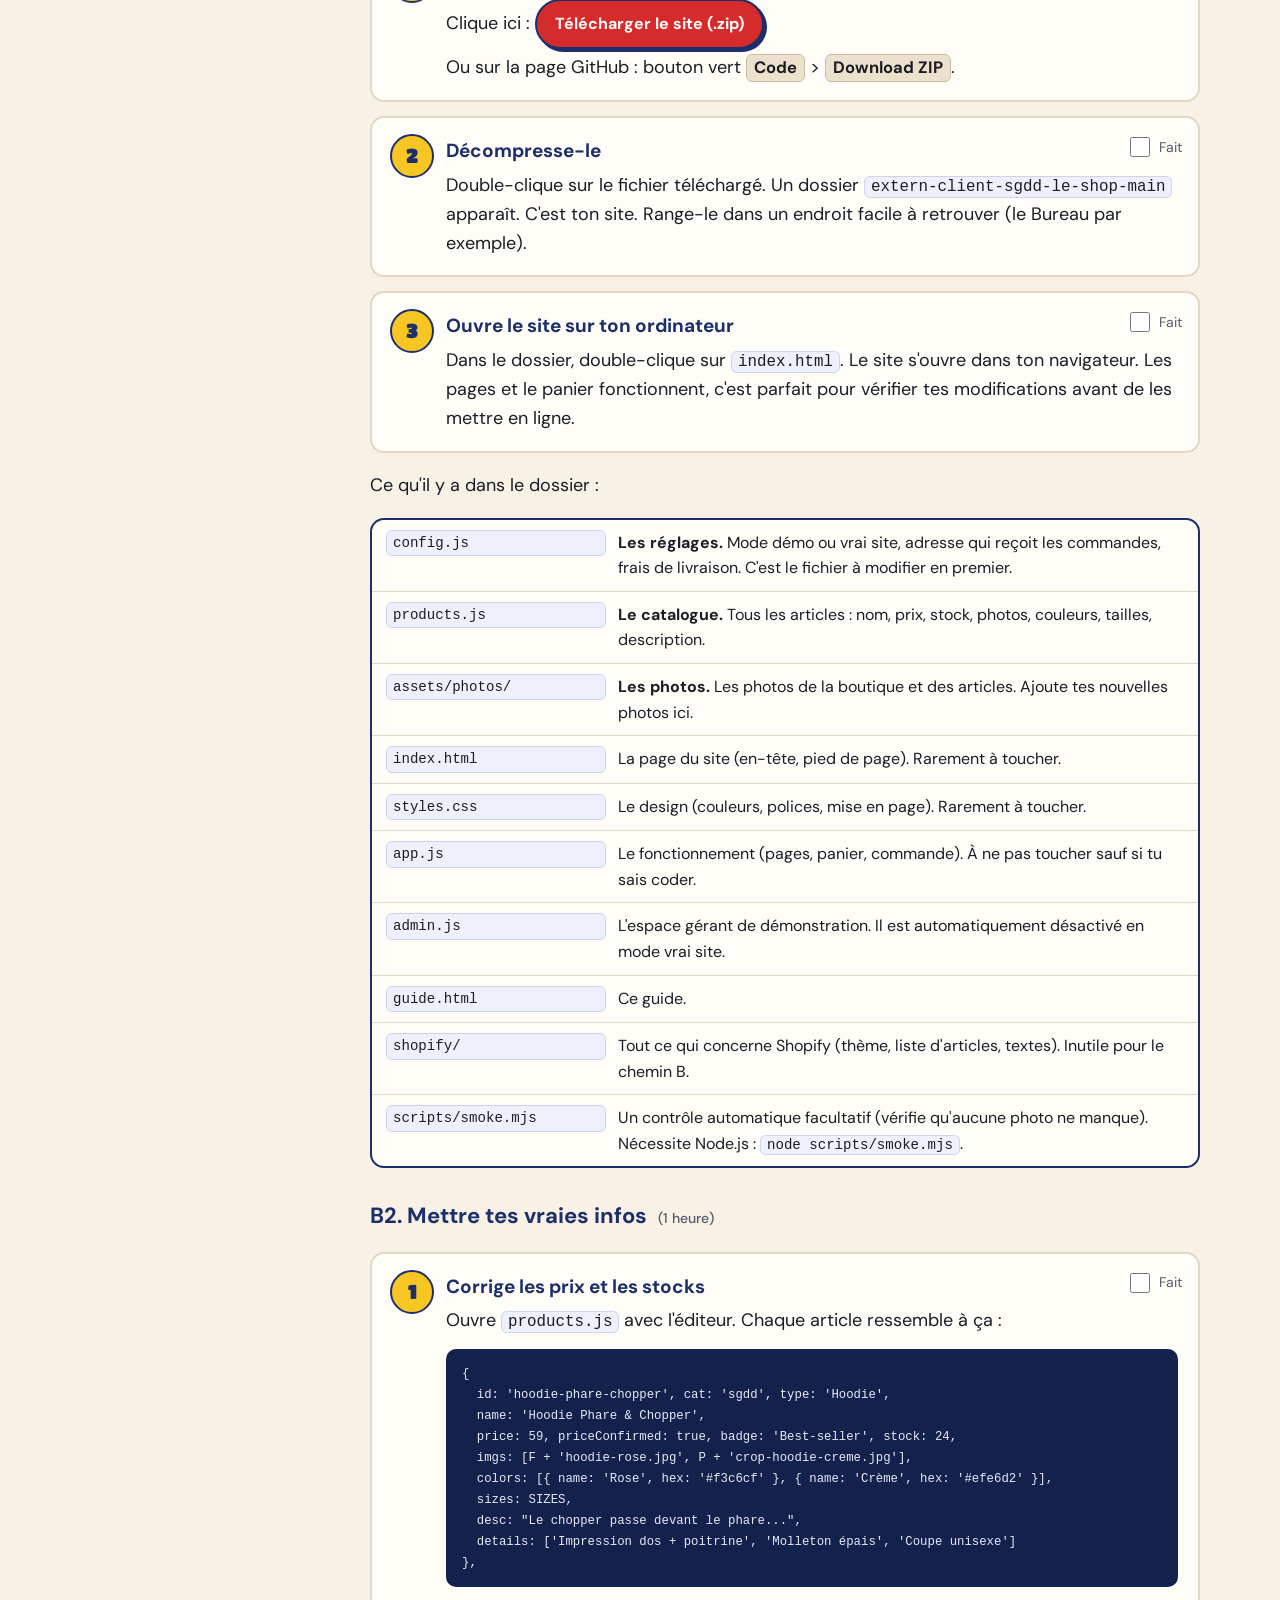
<file: guide.html>
<!doctype html>
<html lang="fr">
<head>
<meta charset="utf-8">
<meta name="viewport" content="width=device-width, initial-scale=1">
<title>Mettre SGDD Le Shop en ligne : le guide</title>
<meta name="description" content="Le guide pas à pas pour mettre en ligne le site de SGDD Le Shop, avec Shopify ou avec son propre site.">
<link rel="preconnect" href="https://fonts.googleapis.com">
<link rel="preconnect" href="https://fonts.gstatic.com" crossorigin>
<link href="https://fonts.googleapis.com/css2?family=Titan+One&family=Yellowtail&family=DM+Sans:opsz,wght@9..40,400;9..40,500;9..40,700&display=swap" rel="stylesheet">
<style>
  :root {
    --navy: #1c2f6b; --navy-deep: #13214d; --yellow: #f7c623; --red: #d62b2b;
    --cream: #f7f1e6; --white: #fffdf8; --sand: #ece1cc; --line: #e2d8c4;
    --ink: #1b1d24; --muted: #555a6b; --green: #2f8f4e; --green-bg: #e3f3e8; --red-bg: #fde7e6;
    --radius: 14px;
    --display: 'Titan One', 'Arial Black', sans-serif;
    --script: 'Yellowtail', cursive;
    --body: 'DM Sans', system-ui, -apple-system, sans-serif;
  }
  * { box-sizing: border-box; }
  html { scroll-behavior: smooth; }
  body { margin: 0; background: var(--cream); color: var(--ink); font-family: var(--body); font-size: 18px; line-height: 1.6; -webkit-font-smoothing: antialiased; }
  a { color: var(--navy); font-weight: 700; }
  img { max-width: 100%; }
  .wrap { max-width: 1120px; margin: 0 auto; padding: 0 20px; }

  /* Header */
  .top { background: var(--navy); color: var(--cream); padding: 44px 0 52px; border-bottom: 4px solid var(--yellow); }
  .logo { display: inline-flex; align-items: baseline; text-decoration: none; }
  .logo-sgdd { font-family: var(--display); font-size: 44px; color: var(--yellow); -webkit-text-stroke: 2px var(--navy-deep); paint-order: stroke fill; text-shadow: 3px 3px 0 #0b1533; letter-spacing: .02em; }
  .logo-shop { font-family: var(--script); font-size: 34px; color: var(--red); margin-left: -4px; transform: rotate(-7deg) translateY(10px); text-shadow: -1.5px -1.5px 0 #fff, 1.5px 1.5px 0 #fff, 3px 3px 0 #0b1533; }
  .top h1 { font-family: var(--display); font-weight: 400; font-size: clamp(32px, 5vw, 52px); line-height: 1.08; margin: 22px 0 14px; color: #fff; }
  .top p { font-size: 20px; max-width: 760px; color: #dfe3f0; margin: 0 0 10px; }
  .from { margin-top: 18px !important; font-size: 16px !important; color: #b9c0dc !important; }

  /* Layout */
  .layout { display: grid; grid-template-columns: 250px 1fr; gap: 40px; align-items: start; padding: 36px 0 80px; }
  nav.toc { position: sticky; top: 16px; max-height: calc(100vh - 32px); overflow-y: auto; background: var(--white); border: 2px solid var(--navy); border-radius: var(--radius); padding: 16px 16px 12px; font-size: 15px; }
  nav.toc strong { display: block; font-family: var(--display); font-weight: 400; color: var(--navy); font-size: 18px; margin-bottom: 8px; }
  nav.toc a { display: block; text-decoration: none; font-weight: 500; color: var(--ink); padding: 5px 8px; border-radius: 8px; }
  nav.toc a:hover { background: var(--sand); }
  nav.toc .sub { padding-left: 20px; font-size: 14px; color: var(--muted); }
  main { min-width: 0; }

  section { margin-bottom: 56px; scroll-margin-top: 16px; }
  h2 { font-family: var(--display); font-weight: 400; color: var(--navy); font-size: clamp(28px, 3.6vw, 38px); line-height: 1.1; margin: 0 0 8px; }
  h3 { font-size: 22px; color: var(--navy); margin: 30px 0 10px; }
  .kicker { font-family: var(--script); color: var(--red); font-size: 28px; display: block; margin-bottom: 0; }
  .lead { font-size: 20px; color: var(--muted); margin: 6px 0 20px; }

  /* Boxes */
  .box { background: var(--white); border: 2px solid var(--line); border-radius: var(--radius); padding: 20px 22px; margin: 16px 0; }
  .box.nephew { border-color: var(--navy); background: #eef1fb; }
  .box.warn { border-color: #e2a400; background: #fff6d9; }
  .box.ok { border-color: var(--green); background: var(--green-bg); }
  .box h4 { margin: 0 0 6px; font-size: 18px; color: var(--navy); }
  .box p:last-child, .box ul:last-child, .box ol:last-child { margin-bottom: 0; }
  .tag { display: inline-block; font-size: 13px; font-weight: 700; letter-spacing: .04em; text-transform: uppercase; padding: 3px 10px; border-radius: 99px; background: var(--navy); color: var(--yellow); margin-bottom: 8px; }
  .tag.marco { background: var(--red); color: #fff; }
  .tag.both { background: var(--yellow); color: var(--navy); }

  /* Cards */
  .cards { display: grid; grid-template-columns: repeat(3, 1fr); gap: 16px; margin: 18px 0; }
  .card { background: var(--white); border: 2px solid var(--navy); border-radius: var(--radius); padding: 18px; box-shadow: 4px 4px 0 var(--navy); }
  .card .ico { font-size: 30px; }
  .card h4 { margin: 6px 0 6px; color: var(--navy); font-size: 19px; }
  .card p { margin: 0 0 10px; font-size: 16px; color: var(--muted); }
  .btn { display: inline-block; background: var(--red); color: #fff; text-decoration: none; padding: 10px 18px; border-radius: 99px; border: 2px solid var(--navy); box-shadow: 3px 3px 0 var(--navy); font-size: 16px; margin: 4px 6px 4px 0; }
  .btn.alt { background: var(--white); color: var(--navy); }

  /* Comparison */
  .compare { display: grid; grid-template-columns: 1fr 1fr; gap: 18px; margin: 20px 0; }
  .option { background: var(--white); border: 2px solid var(--navy); border-radius: var(--radius); overflow: hidden; }
  .option header { background: var(--navy); color: #fff; padding: 16px 20px; }
  .option header .name { font-family: var(--display); font-size: 26px; line-height: 1.1; }
  .option header .sub { font-size: 15px; color: #c9cfe6; }
  .option .reco { display: inline-block; margin-top: 8px; background: var(--yellow); color: var(--navy); font-weight: 700; font-size: 13px; padding: 3px 10px; border-radius: 99px; }
  .option .body { padding: 16px 20px 20px; }
  .option ul { list-style: none; padding: 0; margin: 8px 0 14px; }
  .option li { padding: 6px 0 6px 30px; position: relative; font-size: 16px; border-bottom: 1px dashed var(--line); }
  .option li:last-child { border-bottom: 0; }
  .option li::before { position: absolute; left: 2px; top: 6px; font-weight: 700; }
  .pros li::before { content: '✓'; color: var(--green); }
  .cons li::before { content: '✕'; color: var(--red); }
  .option h5 { margin: 12px 0 0; font-size: 15px; text-transform: uppercase; letter-spacing: .06em; color: var(--muted); }

  table { width: 100%; border-collapse: collapse; background: var(--white); border: 2px solid var(--navy); border-radius: var(--radius); overflow: hidden; font-size: 16px; margin: 16px 0; }
  th, td { padding: 12px 14px; border-bottom: 1px solid var(--line); text-align: left; vertical-align: top; }
  th { background: var(--navy); color: var(--yellow); font-weight: 700; }
  tr:last-child td { border-bottom: 0; }
  td:first-child { font-weight: 700; color: var(--navy); width: 26%; }

  /* Steps */
  ol.steps { list-style: none; counter-reset: step; padding: 0; margin: 18px 0; }
  ol.steps > li { counter-increment: step; position: relative; background: var(--white); border: 2px solid var(--line); border-radius: var(--radius); padding: 18px 20px 18px 74px; margin-bottom: 14px; }
  ol.steps > li::before { content: counter(step); position: absolute; left: 18px; top: 16px; width: 40px; height: 40px; border-radius: 50%; background: var(--yellow); border: 2px solid var(--navy); color: var(--navy); font-family: var(--display); font-size: 20px; display: grid; place-items: center; }
  ol.steps > li.done { border-color: var(--green); background: var(--green-bg); }
  ol.steps > li > strong:first-child, .step-title { display: block; font-size: 19px; font-weight: 700; color: var(--navy); margin-bottom: 4px; padding-right: 70px; }
  ol.steps ul, ol.steps ol { margin: 8px 0; padding-left: 22px; }
  ol.steps li li { margin-bottom: 4px; }
  .check { position: absolute; right: 16px; top: 16px; display: flex; align-items: center; gap: 6px; font-size: 14px; color: var(--muted); cursor: pointer; user-select: none; }
  .check input { width: 20px; height: 20px; accent-color: var(--green); cursor: pointer; }
  .click { display: inline-block; background: var(--sand); border: 1px solid #cdbf9f; border-radius: 6px; padding: 0 7px; font-weight: 700; font-size: .92em; white-space: nowrap; }
  code { background: #eef1fb; border: 1px solid #ccd3ee; border-radius: 6px; padding: 1px 6px; font-size: .88em; word-break: break-word; }
  pre { background: var(--navy-deep); color: #e6e9f5; border-radius: 10px; padding: 14px 16px; overflow-x: auto; font-size: 14px; line-height: 1.5; }
  pre code { background: none; border: 0; color: inherit; padding: 0; }
  .time { display: inline-block; font-size: 14px; color: var(--muted); margin-left: 6px; font-weight: 500; }
  .progress { background: var(--white); border: 2px solid var(--navy); border-radius: 99px; height: 14px; overflow: hidden; margin: 6px 0 4px; }
  .progress i { display: block; height: 100%; background: var(--green); width: 0; transition: width .3s; }
  .progress-label { font-size: 14px; color: var(--muted); }

  details { background: var(--white); border: 2px solid var(--line); border-radius: var(--radius); padding: 14px 18px; margin: 10px 0; }
  details summary { font-weight: 700; color: var(--navy); cursor: pointer; font-size: 18px; }
  details[open] summary { margin-bottom: 8px; }

  .files { display: grid; grid-template-columns: 1fr; gap: 0; border: 2px solid var(--navy); border-radius: var(--radius); overflow: hidden; background: var(--white); margin: 14px 0; }
  .files div { display: grid; grid-template-columns: 220px 1fr; gap: 12px; padding: 10px 14px; border-bottom: 1px solid var(--line); font-size: 16px; }
  .files div:last-child { border-bottom: 0; }
  .files code { align-self: start; }

  footer { background: var(--navy-deep); color: #c9cde0; padding: 34px 0 44px; font-size: 16px; }
  footer a { color: var(--yellow); }

  @media (max-width: 900px) {
    .layout { grid-template-columns: 1fr; }
    nav.toc { position: static; max-height: none; }
    .cards, .compare { grid-template-columns: 1fr; }
    .files div { grid-template-columns: 1fr; gap: 4px; }
  }
  @media (max-width: 560px) {
    body { font-size: 17px; }
    ol.steps > li { padding: 62px 16px 16px; }
    ol.steps > li::before { left: 16px; top: 14px; }
    .check { top: 20px; right: 14px; }
    table { font-size: 14px; table-layout: fixed; }
    th, td { padding: 8px 7px; overflow-wrap: anywhere; }
    .click { white-space: normal; }
    pre { max-width: calc(100vw - 80px); }
    td:first-child { width: auto; }
  }
  @media print {
    nav.toc, .check, .btn { display: none !important; }
    .layout { grid-template-columns: 1fr; }
    body { background: #fff; font-size: 13pt; }
    section { break-inside: avoid-page; }
  }
</style>
</head>
<body>

<header class="top">
  <div class="wrap">
    <span class="logo"><span class="logo-sgdd">SGDD</span><span class="logo-shop">Le Shop</span></span>
    <h1>Mettre ta boutique en ligne,<br>étape par étape</h1>
    <p>Marco, ce guide t'explique tout ce qu'on a préparé pour SGDD Le Shop et comment le mettre en ligne. Aucune connaissance en informatique n'est nécessaire pour le lire.</p>
    <p>Il y a deux chemins possibles. On les compare, puis chaque chemin est détaillé clic par clic.</p>
    <p class="from">Préparé par Pierre Paris (Unkillable Companies) · novembre 2026</p>
  </div>
</header>

<div class="wrap layout">
  <nav class="toc" aria-label="Sommaire">
    <strong>Sommaire</strong>
    <a href="#neveu">1. Pour ton neveu</a>
    <a href="#prepare">2. Ce qu'on a préparé</a>
    <a href="#mots">3. Les mots à connaître</a>
    <a href="#choix">4. Shopify ou ton propre site ?</a>
    <a href="#avant">5. À réunir avant de commencer</a>
    <a href="#shopify">6. Chemin A : Shopify</a>
    <a class="sub" href="#a-recuperer">A1. Récupérer la boutique prête</a>
    <a class="sub" href="#a-zero">A2. Ou partir de zéro</a>
    <a class="sub" href="#a-produits">A3. Gérer les articles</a>
    <a class="sub" href="#a-commandes">A4. Gérer les commandes</a>
    <a class="sub" href="#a-ouvrir">A5. Ouvrir au public</a>
    <a href="#site">7. Chemin B : ton propre site</a>
    <a class="sub" href="#b-telecharger">B1. Télécharger le site</a>
    <a class="sub" href="#b-modifier">B2. Mettre tes infos</a>
    <a class="sub" href="#b-commandes">B3. Recevoir les commandes</a>
    <a class="sub" href="#b-enligne">B4. Mettre en ligne</a>
    <a class="sub" href="#b-quotidien">B5. Au quotidien</a>
    <a href="#domaine">8. Ton adresse internet</a>
    <a href="#legal">9. Les obligations légales</a>
    <a href="#checklist">10. Avant d'ouvrir</a>
    <a href="#faq">11. Questions fréquentes</a>
    <a href="#aide">12. Besoin d'aide</a>
    <div style="margin-top:12px">
      <div class="progress"><i id="bar"></i></div>
      <span class="progress-label" id="barLabel">0 étape cochée</span>
    </div>
  </nav>

  <main>

    <!-- 1 -->
    <section id="neveu">
      <span class="kicker">Avant tout</span>
      <h2>Montre ce guide à ton neveu</h2>
      <div class="box nephew">
        <span class="tag">Pour ton neveu</span>
        <p>Ce guide est écrit pour que <strong>toi et ton neveu puissiez le suivre ensemble</strong>. Les étapes de tous les jours (ajouter un article, voir une commande) sont pour toi. Les étapes un peu techniques (télécharger des fichiers, mettre le site en ligne, brancher une adresse internet) sont marquées avec cette étiquette bleue : il pourra les faire en une après-midi.</p>
        <p>Pas besoin d'être développeur. Il faut juste savoir télécharger un fichier, créer un compte sur un site et suivre des étapes dans l'ordre.</p>
      </div>
      <p>Chaque étape a une case <span class="click">Fait</span> à cocher. Ta progression reste enregistrée sur cet appareil, tu peux fermer la page et revenir plus tard.</p>
      <p>Les mots entre crochets gris, comme <span class="click">Enregistrer</span>, sont les boutons sur lesquels il faut cliquer.</p>
    </section>

    <!-- 2 -->
    <section id="prepare">
      <span class="kicker">Ce que tu as entre les mains</span>
      <h2>Ce qu'on a préparé pour toi</h2>
      <div class="cards">
        <div class="card">
          <div class="ico">🖥️</div>
          <h4>Le site de démonstration</h4>
          <p>Ton site complet aux couleurs de SGDD, avec tes photos Facebook, 24 articles, le panier et un espace gérant de démonstration.</p>
          <a class="btn" href="https://unkill.si/sgdd" target="_blank" rel="noopener">Voir la démo</a>
        </div>
        <div class="card">
          <div class="ico">🛍️</div>
          <h4>La boutique Shopify</h4>
          <p>Une vraie boutique, déjà remplie : articles, photos, rayons, livraison, retrait place de Verdun, commande sans paiement en ligne.</p>
          <a class="btn alt" href="https://hg07pk-ew.myshopify.com" target="_blank" rel="noopener">Voir la boutique</a>
        </div>
        <div class="card">
          <div class="ico">📦</div>
          <h4>Les fichiers</h4>
          <p>Tout le code du site, le thème Shopify (fichier .zip) et la liste des articles, à télécharger sur GitHub.</p>
          <a class="btn alt" href="https://github.com/go-silex/extern-client-sgdd-le-shop" target="_blank" rel="noopener">Ouvrir GitHub</a>
        </div>
      </div>
      <div class="box warn">
        <h4>À savoir tout de suite</h4>
        <ul>
          <li><strong>Les prix sont à vérifier.</strong> Seul le prix des hoodies (59 €) vient d'une étiquette de la boutique. Les autres prix ont été mis au jugé : corrige-les avant d'ouvrir.</li>
          <li><strong>Les stocks sont fictifs.</strong> Il faudra compter ce que tu as vraiment, par taille et par couleur.</li>
          <li><strong>La boutique Shopify est fermée au public</strong> (protégée par un mot de passe) tant que tu n'as pas décidé de l'ouvrir.</li>
          <li><strong>Personne ne paie en ligne.</strong> Le client valide sa commande, tu la reçois par email, tu le rappelles, il règle en boutique ou par virement.</li>
        </ul>
      </div>
    </section>

    <!-- 3 -->
    <section id="mots">
      <span class="kicker">Sans jargon</span>
      <h2>Les mots à connaître</h2>
      <table>
        <tr><th>Mot</th><th>Ce que ça veut dire</th></tr>
        <tr><td>Site internet</td><td>Les pages que tes clients voient sur leur téléphone ou leur ordinateur.</td></tr>
        <tr><td>Hébergement</td><td>L'ordinateur, allumé jour et nuit chez une entreprise, qui garde ton site et l'envoie aux visiteurs. Comme un local commercial, mais pour le site.</td></tr>
        <tr><td>Nom de domaine</td><td>L'adresse de ton site, par exemple <code>sgdd-leshop.fr</code>. On la loue à l'année, environ 10 à 20 € par an.</td></tr>
        <tr><td>Back-office</td><td>L'arrière-boutique du site : là où tu changes un prix, ajoutes une photo, vois les commandes. Les clients ne le voient jamais.</td></tr>
        <tr><td>Shopify</td><td>Une entreprise qui fournit tout d'un coup : le site, l'hébergement, le back-office, l'appli sur ton téléphone. Tu paies un abonnement mensuel.</td></tr>
        <tr><td>Thème</td><td>L'habillage du site : couleurs, logo, mise en page. On a fabriqué un thème SGDD pour Shopify, c'est le fichier <code>.zip</code>.</td></tr>
        <tr><td>Fichier .zip</td><td>Un dossier compressé en un seul fichier, pratique à envoyer. On ne l'ouvre pas : on le donne tel quel à Shopify.</td></tr>
        <tr><td>Fichier .csv</td><td>Un tableau (comme Excel) avec la liste des articles, leurs prix et leurs stocks. Shopify sait le lire.</td></tr>
        <tr><td>GitHub</td><td>Un site où l'on range le code d'un site internet. On s'en sert ici pour te donner tous les fichiers en un seul lien.</td></tr>
        <tr><td>Click &amp; collect</td><td>Le client commande sur le site et vient chercher son article à la boutique.</td></tr>
      </table>
    </section>

    <!-- 4 -->
    <section id="choix">
      <span class="kicker">Le choix à faire</span>
      <h2>Shopify ou ton propre site ?</h2>
      <p class="lead">Les deux affichent le même site aux couleurs SGDD. La différence, c'est ce qui se passe derrière : qui le garde en ligne, comment tu changes un prix, et combien ça coûte.</p>
      <div class="compare">
        <div class="option">
          <header>
            <div class="name">A. Shopify</div>
            <div class="sub">La boutique déjà prête, avec une vraie arrière-boutique</div>
            <span class="reco">Notre conseil pour toi</span>
          </header>
          <div class="body">
            <h5>Les plus</h5>
            <ul class="pros">
              <li>Une vraie arrière-boutique : tu changes un prix, une photo, un stock en deux clics, même depuis ton téléphone (appli Shopify).</li>
              <li>Les stocks baissent tout seuls à chaque commande.</li>
              <li>La liste de toutes tes commandes, avec le client, l'adresse et le statut.</li>
              <li>Les emails aux clients partent tout seuls (confirmation, commande prête).</li>
              <li>Tu pourras activer le paiement par carte plus tard, en un clic, sans rien refaire.</li>
              <li>Possible de vendre aussi depuis Facebook et Instagram, et d'encaisser en boutique avec le même stock.</li>
              <li>Shopify s'occupe de la sécurité, des pannes et des mises à jour.</li>
              <li>C'est déjà fait : la boutique est remplie et configurée.</li>
            </ul>
            <h5>Les moins</h5>
            <ul class="cons">
              <li>Un abonnement chaque mois (offre de lancement à 1 €/mois pendant 3 mois, puis le prix du forfait Basic).</li>
              <li>Des frais sur chaque vente si tu actives un jour le paiement par carte.</li>
              <li>Changer le design en profondeur demande quelqu'un qui connaît Shopify.</li>
              <li>Tes données sont chez Shopify (tu peux les exporter quand tu veux).</li>
            </ul>
          </div>
        </div>
        <div class="option">
          <header>
            <div class="name">B. Ton propre site</div>
            <div class="sub">Le site de la démo, hébergé gratuitement, commandes par email</div>
            <span class="reco" style="background:#c9cfe6">Si ton neveu s'en occupe</span>
          </header>
          <div class="body">
            <h5>Les plus</h5>
            <ul class="pros">
              <li>Presque gratuit : seul le nom de domaine se paie (10 à 20 € par an).</li>
              <li>Aucun abonnement, aucun frais sur les ventes.</li>
              <li>Le site t'appartient entièrement, design 100 % SGDD.</li>
              <li>Très rapide et très simple techniquement : pas de base de données, rien à mettre à jour.</li>
              <li>Chaque commande arrive par email, bien présentée.</li>
            </ul>
            <h5>Les moins</h5>
            <ul class="cons">
              <li><strong>Pas de vraie arrière-boutique.</strong> L'espace gérant de la démo est une démonstration : il ne marche pas en vrai. Pour changer un prix ou un stock, il faut modifier un fichier et remettre le site en ligne (ton neveu, 5 minutes).</li>
              <li>Les stocks ne baissent pas tout seuls : tu notes toi-même ce qui est vendu.</li>
              <li>Pas de liste des commandes : seulement tes emails.</li>
              <li>Le paiement par carte n'est pas prévu (il faudrait faire développer cette partie).</li>
              <li>Si quelque chose casse, c'est à ton neveu (ou à un développeur) de réparer.</li>
            </ul>
          </div>
        </div>
      </div>
      <table>
        <tr><th>En résumé</th><th>A. Shopify</th><th>B. Ton propre site</th></tr>
        <tr><td>Coût</td><td>Abonnement mensuel + nom de domaine</td><td>Nom de domaine seulement</td></tr>
        <tr><td>Temps pour ouvrir</td><td>1 à 2 heures (c'est déjà rempli)</td><td>Une après-midi avec ton neveu</td></tr>
        <tr><td>Changer un prix</td><td>Toi, sur ton téléphone, en 1 minute</td><td>Ton neveu, en modifiant un fichier</td></tr>
        <tr><td>Stocks</td><td>Automatiques</td><td>À suivre toi-même</td></tr>
        <tr><td>Commandes</td><td>Liste complète + email</td><td>Email uniquement</td></tr>
        <tr><td>Paiement en ligne plus tard</td><td>Oui, en un clic</td><td>Non, sauf développement</td></tr>
        <tr><td>Qui répare si ça casse</td><td>Shopify</td><td>Ton neveu ou un développeur</td></tr>
      </table>
      <div class="box ok">
        <h4>Notre conseil</h4>
        <p><strong>Prends Shopify</strong> si tu veux gérer ta boutique en ligne toi-même, au quotidien, depuis ton téléphone. C'est le chemin le plus simple pour un commerçant.</p>
        <p><strong>Prends ton propre site</strong> si tu veux surtout une vitrine en ligne avec quelques commandes par email, sans abonnement, et que ton neveu est d'accord pour faire les mises à jour.</p>
        <p>Rien n'est définitif : tu peux commencer par l'un et passer à l'autre plus tard, le design SGDD existe dans les deux.</p>
      </div>
    </section>

    <!-- 5 -->
    <section id="avant">
      <span class="kicker">Préparer ses affaires</span>
      <h2>À réunir avant de commencer</h2>
      <p>Valable pour les deux chemins. Prépare ça sur une feuille ou dans une note, ça ira beaucoup plus vite.</p>
      <ol class="steps" data-group="avant">
        <li><span class="step-title">Une adresse email pour la boutique</span>Celle où tu veux recevoir les commandes. Une adresse que tu consultes tous les jours.</li>
        <li><span class="step-title">Tes prix définitifs</span>Ouvre la <a href="https://unkill.si/sgdd" target="_blank" rel="noopener">démo</a>, passe article par article et note les bons prix.</li>
        <li><span class="step-title">Ton stock réel</span>Pour chaque article : combien en taille S, M, L... et dans quelle couleur.</li>
        <li><span class="step-title">Tes photos</span>Les photos actuelles viennent de Facebook (petite taille). Si tu peux, prends chaque article en photo sur un fond clair, à la lumière du jour, avec ton téléphone.</li>
        <li><span class="step-title">Les infos de ton entreprise</span>Nom de la société, forme (EI, SARL, SAS...), numéro SIRET, ville du RCS, numéro de TVA s'il y en a un. Elles servent pour les mentions légales (obligatoires).</li>
        <li><span class="step-title">Ta situation de TVA</span>Demande à ton comptable si tu factures la TVA (20 %) ou si tu es en « franchise en base de TVA ». Ça change ce qu'on règle dans le site.</li>
      </ol>
    </section>

    <!-- 6 SHOPIFY -->
    <section id="shopify">
      <span class="kicker">Chemin A</span>
      <h2>Mettre la boutique en ligne avec Shopify</h2>
      <p class="lead">Deux façons de faire. La plus simple : <strong>récupérer la boutique déjà prête</strong> que Pierre a montée. Sinon, tu peux repartir de zéro avec les fichiers fournis.</p>

      <h3 id="a-recuperer">A1. Récupérer la boutique déjà prête <span class="time">(30 minutes, recommandé)</span></h3>
      <p>La boutique existe déjà à l'adresse <code>hg07pk-ew.myshopify.com</code>. Elle est au nom de Pierre pour l'instant. Shopify permet de la transférer : elle devient la tienne, avec tout ce qu'il y a dedans.</p>
      <ol class="steps" data-group="a1">
        <li><span class="step-title">Dis à Pierre quelle adresse email utiliser</span>Ce sera ton identifiant Shopify. Pierre t'ajoute comme membre de la boutique et tu reçois une invitation par email.</li>
        <li><span class="step-title">Accepte l'invitation</span>
          <ol>
            <li>Ouvre l'email de Shopify et clique sur <span class="click">Accepter l'invitation</span>.</li>
            <li>Crée ton mot de passe. Note-le dans un endroit sûr.</li>
            <li>Shopify peut te demander un code reçu par SMS ou par email : c'est normal, c'est pour la sécurité.</li>
          </ol>
        </li>
        <li><span class="step-title">Pierre te transfère la propriété</span>Il passe par <span class="click">Paramètres</span> &gt; <span class="click">Utilisateurs</span> &gt; <span class="click">Transférer la propriété</span>. Tu deviens propriétaire de la boutique.</li>
        <li><span class="step-title">Choisis ton forfait</span>
          <ol>
            <li>Va sur <a href="https://admin.shopify.com" target="_blank" rel="noopener">admin.shopify.com</a> et connecte-toi.</li>
            <li>En bas à gauche, clique sur <span class="click">S'abonner</span> (ou <span class="click">Sélectionner un forfait</span>).</li>
            <li>Choisis le forfait <strong>Basic</strong>. C'est largement suffisant pour une boutique comme la tienne.</li>
            <li>Entre ta carte bancaire pour l'abonnement (c'est ce qui paie Shopify, pas tes clients).</li>
          </ol>
          <div class="box warn" style="margin-top:10px"><p>Sans forfait, Shopify refuse toute commande et la boutique ne peut pas s'ouvrir au public.</p></div>
        </li>
        <li><span class="step-title">Change l'email de réception des commandes</span>
          <ol>
            <li><span class="click">Paramètres</span> (en bas à gauche) &gt; <span class="click">Général</span> &gt; <span class="click">Coordonnées de la boutique</span>.</li>
            <li>Mets ton adresse email dans <strong>E-mail de la boutique</strong>, puis <span class="click">Enregistrer</span>.</li>
            <li>Puis <span class="click">Paramètres</span> &gt; <span class="click">Notifications</span> &gt; <span class="click">Notifications des collaborateurs</span> : vérifie que ton email reçoit bien les nouvelles commandes.</li>
          </ol>
        </li>
        <li><span class="step-title">Installe l'appli Shopify sur ton téléphone</span>Cherche « Shopify » dans l'App Store ou le Play Store, connecte-toi. Tu verras chaque commande arriver en notification.</li>
      </ol>
      <p>Ensuite, passe directement à <a href="#a-produits">A3. Gérer les articles</a>.</p>

      <h3 id="a-zero">A2. Ou partir de zéro avec les fichiers <span class="time">(1 à 2 heures)</span></h3>
      <div class="box nephew"><span class="tag">Pour ton neveu</span><p>À faire seulement si tu ne récupères pas la boutique de Pierre. Les fichiers sont sur la page GitHub, rubrique <strong>Releases</strong> (« versions »).</p>
        <a class="btn" href="https://github.com/go-silex/extern-client-sgdd-le-shop/releases/latest" target="_blank" rel="noopener">Télécharger le thème et la liste d'articles</a></div>
      <ol class="steps" data-group="a2">
        <li><span class="step-title">Télécharge les deux fichiers</span>Sur la page ouverte par le bouton ci-dessus, dans <strong>Assets</strong>, clique sur :
          <ul><li><code>sgdd-le-shop-theme-v3.zip</code> : le thème (l'habillage SGDD).</li><li><code>produits-shopify.csv</code> : la liste des 24 articles avec photos, tailles, couleurs, prix et stocks.</li></ul>
          Ils arrivent dans ton dossier « Téléchargements ». <strong>N'ouvre pas le .zip</strong>, il faut le donner tel quel à Shopify.</li>
        <li><span class="step-title">Crée ton compte Shopify</span>Va sur <a href="https://www.shopify.com/fr" target="_blank" rel="noopener">shopify.com/fr</a>, clique sur <span class="click">Commencer l'essai gratuit</span>, suis les questions (tu peux passer celles qui ne te concernent pas). Choisis ensuite le forfait Basic.</li>
        <li><span class="step-title">Installe le thème SGDD</span>
          <ol><li>À gauche : <span class="click">Boutique en ligne</span> &gt; <span class="click">Thèmes</span>.</li><li>Dans « Brouillons de thèmes », clique sur <span class="click">Importer</span> &gt; <span class="click">Importer un fichier zip</span>.</li><li>Choisis <code>sgdd-le-shop-theme-v3.zip</code> et attends la fin.</li><li>Sur la ligne du thème : <span class="click">Publier</span>.</li></ol></li>
        <li><span class="step-title">Importe les articles</span>
          <ol><li>À gauche : <span class="click">Produits</span> &gt; <span class="click">Importer</span>.</li><li><span class="click">Charger un fichier</span>, choisis <code>produits-shopify.csv</code>.</li><li>Vérifie l'aperçu (24 produits, 132 variantes), puis <span class="click">Importer des produits</span>. Les photos se téléchargent toutes seules.</li></ol></li>
        <li><span class="step-title">Crée les 5 rayons (collections)</span>
          <p><span class="click">Produits</span> &gt; <span class="click">Collections</span> &gt; <span class="click">Ajouter une collection</span>. Pour chacune : un titre, puis <span class="click">Ajouter une condition</span> &gt; <strong>Balise</strong> &gt; la balise indiquée. Les articles se rangent tout seuls.</p>
          <ul><li>« Collection SGDD » : balise <code>Collection SGDD</code></li><li>« SGDD Kids » : balise <code>Kids</code></li><li>« Jay'M Riding » : balise <code>Jay'M Riding</code></li><li>« Surf &amp; Skate » : balise <code>Surf &amp; Skate</code></li><li>« Déco &amp; vintage US » : balise <code>Vintage US</code></li></ul></li>
        <li><span class="step-title">Crée la carte cadeau</span><span class="click">Produits</span> &gt; <span class="click">Cartes-cadeaux</span> &gt; <span class="click">Ajouter un produit carte-cadeau</span>. Titre « Carte cadeau SGDD Le Shop », montants 25, 50 et 100 €.</li>
        <li><span class="step-title">Crée les pages</span><span class="click">Boutique en ligne</span> &gt; <span class="click">Pages</span> &gt; <span class="click">Ajouter une page</span>. Le texte de chaque page est dans le dossier <code>shopify/pages</code> du code :
          <ul><li>« La boutique » : choisir le modèle <strong>boutique</strong> en bas à droite.</li><li>« Contact » : modèle <strong>contact</strong> (le formulaire apparaît tout seul).</li><li>« Livraison &amp; retours » : modèle par défaut.</li><li>« Mentions légales » : voir la partie <a href="#legal">obligations légales</a>.</li></ul></li>
        <li><span class="step-title">Crée les menus</span><span class="click">Contenu</span> &gt; <span class="click">Menus</span>.
          <ul><li><strong>Menu principal</strong> : Tout le shop, les 5 rayons, La boutique.</li><li><strong>Menu du pied de page</strong> (renomme-le « Infos ») : Rechercher, Livraison &amp; retours, Contact, Mentions légales.</li></ul></li>
        <li><span class="step-title">Règle la livraison et le retrait</span>
          <ol><li><span class="click">Paramètres</span> &gt; <span class="click">Expédition et livraison</span> &gt; la ligne « France ».</li><li>Modifie le tarif : nom « Colissimo à domicile », prix 5,90 €, livraison gratuite à partir de 80 €. Désactive les autres tarifs.</li><li><span class="click">Paramètres</span> &gt; <span class="click">Emplacements</span> : mets l'adresse 7 place de Verdun, 17110 Saint-Georges-de-Didonne.</li><li>Dans le même écran, <span class="click">Retrait en magasin</span> : active-le, « Généralement prêt en 24 heures ».</li></ol></li>
        <li><span class="step-title">Règle la commande sans paiement en ligne</span>
          <ol><li><span class="click">Paramètres</span> &gt; <span class="click">Paiements</span>. <strong>N'active pas Shopify Payments.</strong></li><li><span class="click">Moyens de paiement manuels</span> &gt; <span class="click">Moyen de paiement</span> &gt; <span class="click">Nouveau moyen de paiement personnalisé</span>.</li><li>Nom : « Règlement au retrait ou après confirmation ». Les textes à copier sont dans le fichier <code>shopify/textes-shopify.md</code>.</li></ol></li>
        <li><span class="step-title">Relie les rayons à la page d'accueil</span><span class="click">Boutique en ligne</span> &gt; <span class="click">Personnaliser</span>. Section <strong>Rayons</strong> : <span class="click">Ajouter Rayon</span> 5 fois et choisis une collection à chaque fois. Section <strong>Sélection d'articles</strong> : choisis « Collection SGDD ». <span class="click">Enregistrer</span>.</li>
      </ol>

      <h3 id="a-produits">A3. Gérer tes articles au quotidien</h3>
      <p>Tout se fait dans <a href="https://admin.shopify.com" target="_blank" rel="noopener">admin.shopify.com</a> ou dans l'appli Shopify, rubrique <span class="click">Produits</span>.</p>
      <ol class="steps" data-group="a3">
        <li><span class="step-title">Changer un prix</span>Clique sur l'article. Si l'article a des tailles ou des couleurs, clique sur la variante (par exemple « Rose / M ») ; sinon le prix est directement dans la fiche. Change le <strong>Prix</strong>, puis <span class="click">Enregistrer</span>. Astuce : pour changer le prix de toutes les tailles d'un coup, coche-les toutes dans la liste des variantes, puis <span class="click">Modifier les prix</span>.</li>
        <li><span class="step-title">Mettre à jour le stock</span><span class="click">Produits</span> &gt; <span class="click">Stock</span> : la liste de tout ce que tu as, taille par taille. Tape le nouveau chiffre et <span class="click">Enregistrer</span>. Quand une taille tombe à 0, elle s'affiche « Épuisé » sur le site.</li>
        <li><span class="step-title">Changer une photo</span>Dans la fiche de l'article, zone <strong>Supports multimédias</strong> : glisse ta nouvelle photo ou clique sur <span class="click">Importer</span>. La première photo est celle qui s'affiche sur le site : fais-la glisser en premier.</li>
        <li><span class="step-title">Ajouter un nouvel article</span><span class="click">Produits</span> &gt; <span class="click">Ajouter un produit</span>. Remplis le titre, la description, les photos, le prix. Pour les tailles et couleurs : <span class="click">Ajouter des options comme la taille ou la couleur</span>. <strong>Important</strong> : dans <strong>Balises</strong>, mets le nom du rayon (par exemple <code>Collection SGDD</code>) pour qu'il apparaisse au bon endroit.</li>
        <li><span class="step-title">Afficher « Nouveau » ou « Best-seller » sur un article</span>Ajoute la balise <code>badge:Nouveau</code> (ou <code>badge:Best-seller</code>) dans la fiche de l'article. Pour l'enlever, supprime la balise.</li>
        <li><span class="step-title">Cacher un article sans le supprimer</span>Dans la fiche, en haut à droite, <strong>Statut</strong> : passe de « Actif » à « Brouillon ». Il disparaît du site, tu le remets quand tu veux.</li>
        <li><span class="step-title">Changer les textes du site</span><span class="click">Boutique en ligne</span> &gt; <span class="click">Personnaliser</span>. Clique sur une partie du site (le grand titre, le bandeau du haut, l'histoire, les horaires...), le texte se modifie à gauche. <span class="click">Enregistrer</span> en haut à droite.</li>
      </ol>

      <h3 id="a-commandes">A4. Gérer les commandes</h3>
      <p>Voici ce qui se passe quand un client commande :</p>
      <ol class="steps" data-group="a4">
        <li><span class="step-title">Tu reçois un email et une notification</span>« Nouvelle commande » avec le nom du client, les articles, et s'il vient chercher en boutique ou s'il veut un envoi Colissimo. Le stock a déjà baissé tout seul.</li>
        <li><span class="step-title">Tu rappelles le client sous 24 heures</span>Son téléphone et son email sont dans la commande (<span class="click">Commandes</span> &gt; clique sur la commande). Tu confirmes la disponibilité et le règlement : en boutique au retrait, ou par virement avant un envoi.</li>
        <li><span class="step-title">Le client a payé : marque la commande « payée »</span>Dans la commande, <span class="click">Marquer comme payée</span>. Ça t'aide à t'y retrouver et ça alimente tes statistiques.</li>
        <li><span class="step-title">Retrait en boutique</span>Quand c'est prêt : <span class="click">Marquer comme prêt pour le retrait</span>. Le client reçoit un email automatique. Quand il passe la chercher : <span class="click">Marquer comme récupéré</span>.</li>
        <li><span class="step-title">Envoi Colissimo</span>Une fois le colis posté : <span class="click">Traiter les articles</span>, colle le numéro de suivi La Poste, <span class="click">Traiter</span>. Le client reçoit son lien de suivi par email.</li>
        <li><span class="step-title">Annuler une commande</span>Dans la commande : <span class="click">Plus d'actions</span> &gt; <span class="click">Annuler la commande</span>. Remets les articles en stock si Shopify te le propose.</li>
      </ol>

      <h3 id="a-ouvrir">A5. Ouvrir la boutique au public</h3>
      <ol class="steps" data-group="a5">
        <li><span class="step-title">Fais une commande test toi-même</span>Sur ta boutique, commande un article en retrait en boutique, avec ton propre email. Vérifie que tu reçois bien la commande et que le client (toi) reçoit sa confirmation. Puis annule-la.</li>
        <li><span class="step-title">Vérifie les obligations légales</span>Voir la partie <a href="#legal">obligations légales</a> : mentions légales, conditions de vente, TVA.</li>
        <li><span class="step-title">Enlève le mot de passe</span><span class="click">Boutique en ligne</span> &gt; <span class="click">Préférences</span> &gt; <strong>Accès à la boutique</strong> : désactive <strong>Mode privé</strong>, puis <span class="click">Enregistrer</span>. La boutique est ouverte à tous.</li>
        <li><span class="step-title">Branche ton adresse internet</span>Voir la partie <a href="#domaine">ton adresse internet</a>.</li>
        <li><span class="step-title">Fais-le savoir</span>Mets le lien sur ta page Facebook (bouton « Acheter »), sur ta vitrine (un QR code imprimé), sur tes sacs. Facultatif : <span class="click">Canaux de vente</span> &gt; ajoute <strong>Facebook &amp; Instagram</strong> pour que tes articles apparaissent directement sur ta page.</li>
      </ol>
    </section>

    <!-- 7 OWN SITE -->
    <section id="site">
      <span class="kicker">Chemin B</span>
      <h2>Mettre ton propre site en ligne</h2>
      <p class="lead">C'est le site de la démo, en vrai. Les clients commandent, chaque commande t'arrive par email. Comptez une après-midi avec ton neveu.</p>
      <div class="box nephew"><span class="tag">Pour ton neveu</span>
        <p>Le site est fait de fichiers simples (HTML, CSS, JavaScript). Pas de base de données, pas de serveur à installer, pas de commande à taper. Tu modifies des fichiers texte avec n'importe quel éditeur (par exemple <a href="https://code.visualstudio.com" target="_blank" rel="noopener">Visual Studio Code</a>, gratuit) et tu les envoies sur un hébergeur gratuit.</p>
        <p>Le code complet est ici : <a href="https://github.com/go-silex/extern-client-sgdd-le-shop" target="_blank" rel="noopener">github.com/go-silex/extern-client-sgdd-le-shop</a>.</p>
      </div>

      <h3 id="b-telecharger">B1. Télécharger le site <span class="time">(5 minutes)</span></h3>
      <ol class="steps" data-group="b1">
        <li><span class="step-title">Télécharge le code</span>Clique ici : <a class="btn" href="https://github.com/go-silex/extern-client-sgdd-le-shop/archive/refs/heads/main.zip">Télécharger le site (.zip)</a><br>Ou sur la page GitHub : bouton vert <span class="click">Code</span> &gt; <span class="click">Download ZIP</span>.</li>
        <li><span class="step-title">Décompresse-le</span>Double-clique sur le fichier téléchargé. Un dossier <code>extern-client-sgdd-le-shop-main</code> apparaît. C'est ton site. Range-le dans un endroit facile à retrouver (le Bureau par exemple).</li>
        <li><span class="step-title">Ouvre le site sur ton ordinateur</span>Dans le dossier, double-clique sur <code>index.html</code>. Le site s'ouvre dans ton navigateur. Les pages et le panier fonctionnent, c'est parfait pour vérifier tes modifications avant de les mettre en ligne.</li>
      </ol>
      <p>Ce qu'il y a dans le dossier :</p>
      <div class="files">
        <div><code>config.js</code><span><strong>Les réglages.</strong> Mode démo ou vrai site, adresse qui reçoit les commandes, frais de livraison. C'est le fichier à modifier en premier.</span></div>
        <div><code>products.js</code><span><strong>Le catalogue.</strong> Tous les articles : nom, prix, stock, photos, couleurs, tailles, description.</span></div>
        <div><code>assets/photos/</code><span><strong>Les photos.</strong> Les photos de la boutique et des articles. Ajoute tes nouvelles photos ici.</span></div>
        <div><code>index.html</code><span>La page du site (en-tête, pied de page). Rarement à toucher.</span></div>
        <div><code>styles.css</code><span>Le design (couleurs, polices, mise en page). Rarement à toucher.</span></div>
        <div><code>app.js</code><span>Le fonctionnement (pages, panier, commande). À ne pas toucher sauf si tu sais coder.</span></div>
        <div><code>admin.js</code><span>L'espace gérant de démonstration. Il est automatiquement désactivé en mode vrai site.</span></div>
        <div><code>guide.html</code><span>Ce guide.</span></div>
        <div><code>shopify/</code><span>Tout ce qui concerne Shopify (thème, liste d'articles, textes). Inutile pour le chemin B.</span></div>
        <div><code>scripts/smoke.mjs</code><span>Un contrôle automatique facultatif (vérifie qu'aucune photo ne manque). Nécessite Node.js : <code>node scripts/smoke.mjs</code>.</span></div>
      </div>

      <h3 id="b-modifier">B2. Mettre tes vraies infos <span class="time">(1 heure)</span></h3>
      <ol class="steps" data-group="b2">
        <li><span class="step-title">Corrige les prix et les stocks</span>Ouvre <code>products.js</code> avec l'éditeur. Chaque article ressemble à ça :
<pre><code>{
  id: 'hoodie-phare-chopper', cat: 'sgdd', type: 'Hoodie',
  name: 'Hoodie Phare &amp; Chopper',
  price: 59, priceConfirmed: true, badge: 'Best-seller', stock: 24,
  imgs: [F + 'hoodie-rose.jpg', P + 'crop-hoodie-creme.jpg'],
  colors: [{ name: 'Rose', hex: '#f3c6cf' }, { name: 'Crème', hex: '#efe6d2' }],
  sizes: SIZES,
  desc: "Le chopper passe devant le phare...",
  details: ['Impression dos + poitrine', 'Molleton épais', 'Coupe unisexe']
},</code></pre>
          <ul>
            <li><code>price</code> : le prix en euros (un point pour les centimes : <code>29.5</code>).</li>
            <li><code>stock</code> : le nombre total en stock. À 0, l'article s'affiche « Épuisé ».</li>
            <li><code>badge</code> : le petit mot jaune (« Nouveau », « Best-seller ») ou <code>''</code> pour rien.</li>
            <li><code>cat</code> : le rayon : <code>sgdd</code>, <code>kids</code>, <code>jaym</code>, <code>surf-skate</code> ou <code>vintage</code>.</li>
            <li><code>sizes</code> : <code>SIZES</code> (XS à XXL), <code>KIDS</code> (4 à 12 ans) ou une liste, par exemple <code>['Unique']</code>.</li>
            <li>Garde bien les virgules, les guillemets et les accolades : une seule oubliée et le site ne s'affiche plus. En cas de doute, ouvre <code>index.html</code> pour vérifier.</li>
          </ul></li>
        <li><span class="step-title">Change une photo</span>Copie ta photo dans <code>assets/photos/</code> (nom sans espace ni accent, par exemple <code>hoodie-noir.jpg</code>), puis dans <code>products.js</code> remplace le nom dans <code>imgs</code>. La première photo de la liste est la principale. Une photo carrée ou en hauteur, de 800 à 1200 pixels de large, est idéale.</li>
        <li><span class="step-title">Ajoute un article</span>Copie un bloc d'article entier (de <code>{</code> à <code>},</code>), colle-le juste en dessous et change chaque valeur. L'<code>id</code> doit être unique, en minuscules, sans espace (il sert d'adresse : <code>#/p/mon-article</code>).</li>
        <li><span class="step-title">Règle la livraison</span>Dans <code>config.js</code>, partie <code>settings</code> : <code>freeShip</code> (livraison offerte dès...), <code>shipCost</code> (frais Colissimo), <code>collect</code> (<code>true</code> pour proposer le retrait), <code>hours</code> (horaires affichés).</li>
      </ol>

      <h3 id="b-commandes">B3. Recevoir les commandes par email <span class="time">(15 minutes)</span></h3>
      <p>Un site simple ne sait pas envoyer d'email tout seul. On utilise un service gratuit, <strong>Formspree</strong>, qui transforme chaque commande en email. L'offre gratuite limite le nombre d'emails par mois : vérifie la limite sur leur site, et passe à l'offre payante si tu as beaucoup de commandes.</p>
      <ol class="steps" data-group="b3">
        <li><span class="step-title">Crée un compte Formspree</span>Va sur <a href="https://formspree.io" target="_blank" rel="noopener">formspree.io</a>, <span class="click">Get Started</span>, inscris-toi avec <strong>l'email de la boutique</strong> (c'est là que les commandes arriveront). Confirme ton email.</li>
        <li><span class="step-title">Crée un formulaire</span><span class="click">+ New Form</span>, nom « Commandes SGDD », email de réception : l'email de la boutique. Valide.</li>
        <li><span class="step-title">Copie l'adresse du formulaire</span>Formspree affiche une adresse du type <code>https://formspree.io/f/abcdwxyz</code>. Copie-la.</li>
        <li><span class="step-title">Colle-la dans config.js</span>
<pre><code>mode: 'live',
orderEndpoint: 'https://formspree.io/f/abcdwxyz',</code></pre>
          Passe <code>mode</code> de <code>'demo'</code> à <code>'live'</code> : l'espace gérant de démonstration et la mention « Site de démonstration » disparaissent, et les commandes partent pour de vrai.</li>
        <li><span class="step-title">À quoi ressemble l'email reçu</span>Objet : « Nouvelle commande SGDD-261109-1430 : 33,90 € (Colissimo) ». Dedans : nom, email et téléphone du client, retrait ou adresse de livraison, la liste des articles avec taille et couleur, le total et son message. Tu peux répondre directement à l'email, ça part chez le client.</li>
      </ol>

      <h3 id="b-enligne">B4. Mettre le site en ligne <span class="time">(15 minutes)</span></h3>
      <p>On utilise <strong>Netlify</strong>, gratuit pour un site comme le tien. Il suffit de glisser le dossier.</p>
      <ol class="steps" data-group="b4">
        <li><span class="step-title">Crée un compte Netlify</span>Va sur <a href="https://app.netlify.com/signup" target="_blank" rel="noopener">netlify.com</a> et inscris-toi avec ton email.</li>
        <li><span class="step-title">Glisse le dossier du site</span>Va sur <a href="https://app.netlify.com/drop" target="_blank" rel="noopener">app.netlify.com/drop</a> et fais glisser <strong>tout le dossier</strong> du site dans la zone prévue. En quelques secondes, ton site est en ligne à une adresse du type <code>nom-au-hasard.netlify.app</code>.</li>
        <li><span class="step-title">Donne-lui un nom</span><span class="click">Site configuration</span> &gt; <span class="click">Change site name</span> : par exemple <code>sgdd-leshop</code>. L'adresse devient <code>sgdd-leshop.netlify.app</code>.</li>
        <li><span class="step-title">Fais une commande test</span>Sur le site en ligne, commande un article avec ton email. La première fois, Formspree peut te demander de confirmer ton formulaire par email : clique sur le lien. Vérifie que la commande arrive bien.</li>
        <li><span class="step-title">Pour mettre à jour le site plus tard</span>Modifie les fichiers sur ton ordinateur, vérifie avec <code>index.html</code>, puis dans Netlify : <span class="click">Deploys</span> et glisse à nouveau le dossier entier. L'ancienne version est remplacée en quelques secondes.</li>
      </ol>
      <details>
        <summary>Autres hébergeurs gratuits possibles</summary>
        <p><strong>Cloudflare Pages</strong> (même principe : glisser le dossier) ou <strong>GitHub Pages</strong> (si ton neveu met le code dans son propre compte GitHub). Tous conviennent : le site n'a besoin que d'un hébergement de fichiers.</p>
      </details>

      <h3 id="b-quotidien">B5. Au quotidien avec ton propre site</h3>
      <ol class="steps" data-group="b5">
        <li><span class="step-title">Une commande arrive</span>Tu reçois l'email. Rappelle le client sous 24 heures pour confirmer et convenir du règlement (en boutique ou par virement).</li>
        <li><span class="step-title">Note ce qui est vendu</span>Le site ne retire pas les articles vendus. Tiens un carnet ou un tableau. Quand une taille n'est plus disponible, préviens le client et demande à ton neveu de mettre le stock à 0.</li>
        <li><span class="step-title">Une fois par semaine ou par mois</span>Envoie à ton neveu la liste des changements (prix, nouveaux articles, articles épuisés, photos). Il met à jour <code>products.js</code> et glisse le dossier sur Netlify.</li>
      </ol>
    </section>

    <!-- 8 DOMAIN -->
    <section id="domaine">
      <span class="kicker">Les deux chemins</span>
      <h2>Ton adresse internet (nom de domaine)</h2>
      <p>Au lieu de <code>hg07pk-ew.myshopify.com</code> ou <code>sgdd-leshop.netlify.app</code>, tu peux avoir une vraie adresse comme <code>sgdd-leshop.fr</code>.</p>
      <ol class="steps" data-group="dom">
        <li><span class="step-title">Avec Shopify (le plus simple)</span><span class="click">Paramètres</span> &gt; <span class="click">Domaines</span> &gt; <span class="click">Acheter un domaine</span>. Tape le nom voulu, Shopify te dit s'il est libre, tu paies, c'est branché automatiquement. Rien d'autre à faire.</li>
        <li><span class="step-title">Avec ton propre site</span><div class="box nephew" style="margin:8px 0"><span class="tag">Pour ton neveu</span><p>Dans Netlify : <span class="click">Domain management</span> &gt; <span class="click">Add a domain</span>. Netlify peut acheter le domaine pour toi et le brancher seul. Si le domaine est acheté ailleurs (OVH, Gandi...), Netlify indique les réglages DNS à recopier chez le vendeur du domaine. Le certificat de sécurité (le cadenas https) est installé automatiquement.</p></div></li>
        <li><span class="step-title">Choisir le nom</span>Court, facile à dire au téléphone, sans accent. Idées : <code>sgdd-leshop.fr</code>, <code>sgddleshop.fr</code>, <code>sgdd-shop.fr</code>. Le <code>.fr</code> rassure une clientèle française.</li>
      </ol>
    </section>

    <!-- 9 LEGAL -->
    <section id="legal">
      <span class="kicker">Obligatoire</span>
      <h2>Les obligations légales</h2>
      <p>Un site qui vend en ligne doit afficher certaines informations. Rien de compliqué, mais c'est obligatoire.</p>
      <ol class="steps" data-group="legal">
        <li><span class="step-title">Les mentions légales</span>Qui édite le site : nom de la société, forme, capital, adresse, SIRET, RCS, numéro de TVA, nom du responsable, email et téléphone, et l'hébergeur du site. Un modèle est prêt dans <code>shopify/pages/mentions-legales.html</code> : remplace les mots en MAJUSCULES. Sur Shopify, la page existe déjà, masquée : complète-la et passe-la en « Visible ».</li>
        <li><span class="step-title">Les conditions générales de vente (CGV)</span>Prix, commande, retrait, livraison, retours, garanties. Sur Shopify : <span class="click">Paramètres</span> &gt; <span class="click">Politiques</span>, Shopify propose des modèles à adapter. Fais-les relire si tu peux.</li>
        <li><span class="step-title">Le droit de rétractation</span>Pour une vente à distance, le client a 14 jours pour changer d'avis. Le site annonce 30 jours pour échanger : c'est plus généreux, donc conforme.</li>
        <li><span class="step-title">Les données personnelles</span>Tu reçois nom, email, téléphone et adresse des clients. Utilise-les seulement pour leurs commandes (et la newsletter s'ils l'ont demandée). Une politique de confidentialité doit l'expliquer : Shopify en génère une.</li>
        <li><span class="step-title">La TVA</span>Selon ce que dit ton comptable : prix TTC avec TVA à 20 %, ou mention « TVA non applicable, art. 293 B du CGI » si tu es en franchise. Sur Shopify : <span class="click">Paramètres</span> &gt; <span class="click">Taxes et droits de douane</span>.</li>
      </ol>
    </section>

    <!-- 10 CHECKLIST -->
    <section id="checklist">
      <span class="kicker">Dernière vérification</span>
      <h2>Avant d'ouvrir : la liste</h2>
      <ol class="steps" data-group="check">
        <li>Tous les prix sont les bons.</li>
        <li>Les stocks correspondent à ce que tu as vraiment.</li>
        <li>Les photos principales sont belles et nettes.</li>
        <li>Les commandes arrivent sur ton email (commande test faite et reçue).</li>
        <li>Le client reçoit sa confirmation (avec Shopify).</li>
        <li>Les mentions légales sont complètes et visibles.</li>
        <li>Les CGV et la politique de confidentialité sont en ligne.</li>
        <li>La TVA est réglée selon ton comptable.</li>
        <li>L'adresse, les horaires et le lien Facebook sont à jour.</li>
        <li>Le site s'affiche bien sur un téléphone (teste sur le tien).</li>
        <li>Le mot de passe est retiré (Shopify) ou le mode est sur <code>'live'</code> (ton site).</li>
      </ol>
    </section>

    <!-- 11 FAQ -->
    <section id="faq">
      <span class="kicker">Les questions qu'on se pose</span>
      <h2>Questions fréquentes</h2>
      <details><summary>Est-ce que le client paie sur le site ?</summary><p>Non. Il valide sa commande sans payer. Tu le rappelles, et il règle en boutique ou par virement. Avec Shopify, tu pourras activer le paiement par carte plus tard (<span class="click">Paramètres</span> &gt; <span class="click">Paiements</span> &gt; Shopify Payments), il faudra alors ton IBAN, ton SIRET et une pièce d'identité.</p></details>
      <details><summary>Et si je change d'avis entre Shopify et mon propre site ?</summary><p>C'est possible dans les deux sens : le design SGDD existe pour les deux, et la liste des articles aussi. Si tu quittes Shopify, exporte d'abord tes produits et tes commandes (<span class="click">Produits</span> &gt; <span class="click">Exporter</span>).</p></details>
      <details><summary>L'espace gérant de la démo, je peux m'en servir ?</summary><p>Non, c'est une démonstration : ce que tu y changes reste dans ton navigateur et personne d'autre ne le voit. Pour gérer vraiment ta boutique, il faut Shopify (chemin A). Avec ton propre site, les changements se font dans les fichiers (chemin B).</p></details>
      <details><summary>Combien de temps avant d'être en ligne ?</summary><p>Avec la boutique Shopify déjà prête : une à deux heures, le temps de corriger les prix et les stocks. Avec ton propre site : une après-midi avec ton neveu.</p></details>
      <details><summary>Les photos viennent de ma page Facebook, c'est un problème ?</summary><p>Non, ce sont tes photos. Elles sont juste en petite taille (Facebook les réduit). Remplace-les progressivement par des photos prises avec ton téléphone : c'est ce qui fait vendre.</p></details>
      <details><summary>Est-ce que je peux aussi vendre en boutique avec Shopify ?</summary><p>Oui, avec l'appli gratuite Shopify POS sur ton téléphone. Le stock est le même en ligne et en boutique : un hoodie vendu au comptoir disparaît du site.</p></details>
      <details><summary>J'ai cassé quelque chose dans un fichier, comment revenir en arrière ?</summary><p>Retélécharge le site depuis GitHub (étape B1) et recopie seulement <code>config.js</code> et <code>products.js</code> que tu avais modifiés. Garde toujours une copie de ces deux fichiers.</p></details>
      <details><summary>Qui contacter si je bloque ?</summary><p>Pierre, voir juste en dessous.</p></details>
    </section>

    <!-- 12 HELP -->
    <section id="aide">
      <span class="kicker">On reste là</span>
      <h2>Besoin d'aide</h2>
      <div class="box">
        <p><strong>Pierre Paris</strong>, Unkillable Companies<br>Email : <a href="mailto:p@unkillablecompanies.com">p@unkillablecompanies.com</a></p>
        <p>Les liens utiles :</p>
        <ul>
          <li>Le site de démonstration : <a href="https://unkill.si/sgdd" target="_blank" rel="noopener">unkill.si/sgdd</a></li>
          <li>La boutique Shopify : <a href="https://hg07pk-ew.myshopify.com" target="_blank" rel="noopener">hg07pk-ew.myshopify.com</a></li>
          <li>Le code et les fichiers : <a href="https://github.com/go-silex/extern-client-sgdd-le-shop" target="_blank" rel="noopener">github.com/go-silex/extern-client-sgdd-le-shop</a></li>
          <li>Le thème Shopify et la liste d'articles : <a href="https://github.com/go-silex/extern-client-sgdd-le-shop/releases/latest" target="_blank" rel="noopener">page de téléchargement</a></li>
        </ul>
      </div>
    </section>

  </main>
</div>

<footer>
  <div class="wrap">SGDD Le Shop · 7 place de Verdun, 17110 Saint-Georges-de-Didonne · Guide préparé par <a href="mailto:p@unkillablecompanies.com">Pierre Paris</a></div>
</footer>

<script>
  // Checkboxes on every step, saved in this browser (works without storage too).
  (function () {
    var KEY = 'sgdd_guide_progress';
    var state = {};
    try { state = JSON.parse(localStorage.getItem(KEY) || '{}'); } catch (e) { state = {}; }
    var items = [];
    document.querySelectorAll('ol.steps').forEach(function (ol) {
      var g = ol.getAttribute('data-group');
      ol.querySelectorAll(':scope > li').forEach(function (li, i) {
        var id = g + '-' + i;
        var label = document.createElement('label');
        label.className = 'check';
        label.innerHTML = '<input type="checkbox" aria-label="Étape faite"> Fait';
        var box = label.querySelector('input');
        box.checked = !!state[id];
        li.classList.toggle('done', box.checked);
        box.addEventListener('change', function () {
          state[id] = box.checked;
          li.classList.toggle('done', box.checked);
          try { localStorage.setItem(KEY, JSON.stringify(state)); } catch (e) {}
          update();
        });
        li.appendChild(label);
        items.push(box);
      });
    });
    function update() {
      var n = items.filter(function (b) { return b.checked; }).length;
      document.getElementById('bar').style.width = Math.round(n / items.length * 100) + '%';
      document.getElementById('barLabel').textContent = n + ' étape' + (n > 1 ? 's' : '') + ' cochée' + (n > 1 ? 's' : '') + ' sur ' + items.length;
    }
    update();
  })();
</script>
</body>
</html>
</file>
<file: styles.css>
:root {
  --navy: #1c2f6b;
  --navy-deep: #13214d;
  --yellow: #f7c623;
  --red: #d62b2b;
  --cream: #f7f1e6;
  --sand: #ece1cc;
  --wood: #c9a77a;
  --cyan: #a9dedb;
  --pink: #f3c6cf;
  --ink: #1b1d24;
  --muted: #5d6070;
  --line: #e2d8c4;
  --white: #fffdf8;
  --radius: 14px;
  --shadow: 0 10px 30px rgba(28, 47, 107, .12);
  --font-display: 'Titan One', 'Arial Black', sans-serif;
  --font-script: 'Yellowtail', cursive;
  --font-body: 'DM Sans', system-ui, sans-serif;
}

* { box-sizing: border-box; }
html { scroll-behavior: smooth; }
body {
  margin: 0;
  font-family: var(--font-body);
  color: var(--ink);
  background: var(--cream);
  font-size: 16px;
  line-height: 1.55;
  -webkit-font-smoothing: antialiased;
}
img { max-width: 100%; display: block; }
a { color: inherit; }
button { font: inherit; cursor: pointer; }
main { outline: none; min-height: 60vh; }
.wrap { max-width: 1240px; margin: 0 auto; padding: 0 24px; }

/* ---------- Logo ---------- */
.logo { display: inline-flex; align-items: baseline; text-decoration: none; position: relative; line-height: 1; }
.logo-sgdd {
  font-family: var(--font-display);
  font-size: 34px;
  color: var(--yellow);
  -webkit-text-stroke: 2px var(--navy);
  paint-order: stroke fill;
  text-shadow: 3px 3px 0 var(--navy);
  letter-spacing: .02em;
}
.logo-shop {
  font-family: var(--font-script);
  font-size: 26px;
  color: var(--red);
  margin-left: -6px;
  transform: rotate(-7deg) translateY(10px);
  text-shadow: -1.5px -1.5px 0 #fff, 1.5px -1.5px 0 #fff, -1.5px 1.5px 0 #fff, 1.5px 1.5px 0 #fff, 3px 3px 0 var(--navy);
}
.logo-lg .logo-sgdd { font-size: 54px; -webkit-text-stroke: 3px var(--navy); text-shadow: 5px 5px 0 var(--navy); }
.logo-lg .logo-shop { font-size: 40px; }

/* ---------- Top bar + header ---------- */
.topbar {
  background: var(--navy);
  color: var(--yellow);
  font-size: 13px;
  font-weight: 700;
  letter-spacing: .06em;
  text-transform: uppercase;
  display: flex; gap: 14px; justify-content: center; align-items: center;
  padding: 8px 16px;
  text-align: center;
}
.topbar .dot { color: var(--red); }
.header {
  position: sticky; top: 0; z-index: 30;
  background: var(--cream);
  border-bottom: 2px solid var(--navy);
}
.header:has(.nav.open) { z-index: 55; }
.header-inner {
  max-width: 1240px; margin: 0 auto; padding: 12px 24px 18px;
  display: flex; align-items: center; gap: 28px;
}
.nav { display: flex; gap: 22px; flex: 1; justify-content: center; }
.nav a {
  text-decoration: none; font-weight: 700; font-size: 15px; color: var(--navy);
  padding: 4px 0; border-bottom: 3px solid transparent;
}
.nav a:hover, .nav a.active { border-color: var(--red); }
.header-actions { display: flex; gap: 6px; }
.icon-btn {
  background: none; border: 0; color: var(--navy); width: 42px; height: 42px;
  border-radius: 50%; display: grid; place-items: center; position: relative;
}
.icon-btn:hover { background: var(--sand); }
.menu-btn { display: none; }
.cart-count {
  position: absolute; top: 2px; right: 0; min-width: 20px; height: 20px; padding: 0 5px;
  border-radius: 10px; background: var(--red); color: #fff; font-size: 12px; font-weight: 700;
  display: grid; place-items: center; border: 2px solid var(--cream);
}
.cart-count.bump { animation: bump .4s ease; }
@keyframes bump { 50% { transform: scale(1.35); } }
.search-bar { max-width: 1240px; margin: 0 auto; padding: 0 24px 14px; }
.search-bar input {
  width: 100%; padding: 12px 16px; border-radius: 999px; border: 2px solid var(--navy);
  background: var(--white); font: inherit; font-size: 16px;
}

/* ---------- Buttons ---------- */
.btn {
  display: inline-flex; align-items: center; justify-content: center; gap: 8px;
  padding: 14px 26px; border-radius: 999px; border: 2px solid var(--navy);
  font-weight: 700; text-decoration: none; font-size: 15px; transition: transform .15s, box-shadow .15s;
}
.btn-primary { background: var(--red); color: #fff; box-shadow: 4px 4px 0 var(--navy); }
.btn-primary:hover { transform: translate(-2px, -2px); box-shadow: 6px 6px 0 var(--navy); }
.btn-secondary { background: var(--white); color: var(--navy); }
.btn-secondary:hover { background: var(--yellow); }
.btn-block { width: 100%; }
.btn[disabled] { opacity: .45; pointer-events: none; }

/* ---------- Hero ---------- */
.hero { position: relative; overflow: hidden; border-bottom: 2px solid var(--navy); }
.hero-inner {
  max-width: 1240px; margin: 0 auto; padding: 56px 24px 64px;
  display: grid; grid-template-columns: 1.05fr .95fr; gap: 48px; align-items: center;
}
.hero-kicker {
  display: inline-block; font-family: var(--font-script); color: var(--red); font-size: 30px;
  transform: rotate(-3deg); margin-bottom: 4px;
}
.hero h1 {
  font-family: var(--font-display); font-weight: 400; color: var(--navy);
  font-size: clamp(42px, 6vw, 76px); line-height: .98; margin: 0 0 22px; letter-spacing: .005em;
}
.hero h1 .hl { color: var(--yellow); -webkit-text-stroke: 2px var(--navy); paint-order: stroke fill; text-shadow: 4px 4px 0 var(--navy); }
.hero p.lead { font-size: 19px; color: var(--muted); max-width: 520px; margin: 0 0 30px; }
.hero-ctas { display: flex; gap: 14px; flex-wrap: wrap; }
.hero-meta { display: flex; gap: 22px; margin-top: 34px; flex-wrap: wrap; font-size: 14px; color: var(--muted); }
.hero-meta strong { color: var(--navy); display: block; font-size: 15px; }
.hero-visual { position: relative; height: 560px; }
.polaroid {
  position: absolute; background: #fff; padding: 10px 10px 34px; box-shadow: var(--shadow);
  border-radius: 4px;
}
.polaroid img { width: 100%; height: 100%; object-fit: cover; border-radius: 2px; }
.polaroid figcaption {
  position: absolute; bottom: 6px; left: 0; right: 0; text-align: center;
  font-family: var(--font-script); color: var(--navy); font-size: 21px;
}
.polaroid.p1 { width: 92%; height: 68%; right: 0; top: 0; transform: rotate(2deg); }
.polaroid.p1 figcaption { text-align: right; padding-right: 18px; }
.polaroid.p2 { width: 38%; height: 50%; left: 2%; bottom: 0; transform: rotate(-6deg); }
.sticker {
  position: absolute; z-index: 3; width: 128px; height: 128px; border-radius: 50%;
  background: var(--yellow); border: 3px solid var(--navy); color: var(--navy);
  display: grid; place-items: center; text-align: center; font-family: var(--font-display);
  font-size: 17px; line-height: 1.05; transform: rotate(-12deg); box-shadow: 4px 4px 0 var(--navy);
  right: 4%; bottom: 8%;
}
.sticker small { display: block; font-family: var(--font-body); font-weight: 700; font-size: 11px; letter-spacing: .08em; }

/* ---------- Marquee ---------- */
.marquee { background: var(--red); color: #fff; border-bottom: 2px solid var(--navy); overflow: hidden; white-space: nowrap; }
.marquee-track { display: inline-block; padding: 12px 0; animation: scroll 32s linear infinite; font-family: var(--font-display); font-size: 20px; letter-spacing: .04em; }
.marquee-track span { margin: 0 18px; }
.marquee-track .star { color: var(--yellow); }
@keyframes scroll { to { transform: translateX(-50%); } }
@media (prefers-reduced-motion: reduce) { .marquee-track { animation: none; } }

/* ---------- Sections ---------- */
.section { padding: 72px 0; }
.section-head { display: flex; justify-content: space-between; align-items: end; gap: 20px; margin-bottom: 32px; flex-wrap: wrap; }
.section-head h2, .page-title {
  font-family: var(--font-display); font-weight: 400; color: var(--navy);
  font-size: clamp(30px, 4vw, 44px); line-height: 1.05; margin: 0;
}
.section-head .script, .script { font-family: var(--font-script); color: var(--red); font-size: 28px; display: block; margin-bottom: 2px; }
.link-arrow { font-weight: 700; color: var(--navy); text-decoration: none; border-bottom: 2px solid var(--yellow); }

/* Collections tiles */
.cats { display: grid; grid-template-columns: repeat(4, 1fr); gap: 18px; }
.cats-5 { grid-template-columns: repeat(5, 1fr); }
.cat-tile {
  position: relative; border-radius: var(--radius); overflow: hidden; border: 2px solid var(--navy);
  aspect-ratio: 3 / 4; text-decoration: none; background: var(--sand); box-shadow: 5px 5px 0 var(--navy);
  transition: transform .2s, box-shadow .2s;
}
.cat-tile:hover { transform: translate(-3px, -3px); box-shadow: 8px 8px 0 var(--navy); }
.cat-tile img { width: 100%; height: 100%; object-fit: cover; transition: transform .5s; }
.cat-tile:hover img { transform: scale(1.05); }
.cat-tile .label {
  position: absolute; left: 12px; right: 12px; bottom: 12px; background: var(--white);
  border: 2px solid var(--navy); border-radius: 10px; padding: 10px 12px;
}
.cat-tile .label strong { display: block; font-family: var(--font-display); font-weight: 400; color: var(--navy); font-size: 19px; line-height: 1.1; }
.cat-tile .label span { font-size: 13px; color: var(--muted); }

/* Product grid */
.grid { display: grid; grid-template-columns: repeat(4, 1fr); gap: 26px 20px; }
.card { text-decoration: none; display: block; position: relative; }
.card-media {
  position: relative; aspect-ratio: 4 / 5; border-radius: var(--radius); overflow: hidden;
  background: var(--sand); border: 2px solid var(--navy);
}
.card-media img { width: 100%; height: 100%; object-fit: cover; transition: transform .45s; }
.card-media.contain img { object-fit: contain; padding: 18px; }
.card:hover .card-media img { transform: scale(1.04); }
.badge {
  position: absolute; top: 10px; left: 10px; z-index: 2; background: var(--yellow); color: var(--navy);
  border: 2px solid var(--navy); font-weight: 700; font-size: 12px; padding: 3px 10px; border-radius: 999px;
  text-transform: uppercase; letter-spacing: .05em;
}
.quick-add {
  position: absolute; right: 10px; bottom: 10px; z-index: 2; width: 42px; height: 42px; border-radius: 50%;
  background: var(--white); border: 2px solid var(--navy); color: var(--navy); font-size: 22px; font-weight: 700;
  display: grid; place-items: center; opacity: 0; transform: translateY(6px); transition: .2s;
}
.card:hover .quick-add, .quick-add:focus { opacity: 1; transform: none; }
.quick-add:hover { background: var(--yellow); }
.card-body { padding: 12px 2px 0; }
.card-type { font-size: 12px; text-transform: uppercase; letter-spacing: .08em; color: var(--muted); font-weight: 700; }
.card-name { font-weight: 700; color: var(--ink); font-size: 16px; margin: 2px 0 4px; line-height: 1.3; }
.card-row { display: flex; justify-content: space-between; align-items: center; gap: 8px; }
.price { font-weight: 700; color: var(--navy); font-size: 16px; }
.swatches { display: flex; gap: 5px; }
.swatches i { width: 14px; height: 14px; border-radius: 50%; border: 1.5px solid var(--navy); display: block; }

/* Gift card visual */
.giftcard {
  width: 100%; height: 100%; display: grid; place-items: center; text-align: center;
  background: repeating-linear-gradient(135deg, var(--navy) 0 18px, var(--navy-deep) 18px 36px);
}
.giftcard .gc-inner {
  background: var(--cream); border: 3px solid var(--yellow); border-radius: 14px; padding: 22px 18px; width: 78%;
  box-shadow: 5px 5px 0 var(--red);
}
.giftcard .gc-inner .logo-sgdd { font-size: 40px; }
.giftcard .gc-inner .logo-shop { font-size: 28px; }
.giftcard .gc-label { display: block; margin-top: 16px; font-weight: 700; color: var(--navy); letter-spacing: .1em; text-transform: uppercase; font-size: 13px; }

/* Story / boutique band */
.story { background: var(--navy); color: var(--cream); border-top: 2px solid var(--navy); border-bottom: 2px solid var(--navy); position: relative; overflow: hidden; }
.story-inner { display: grid; grid-template-columns: 1fr 1fr; gap: 56px; align-items: center; }
.story h2 { font-family: var(--font-display); font-weight: 400; color: var(--yellow); font-size: clamp(32px, 4vw, 48px); line-height: 1.05; margin: 0 0 20px; }
.story .script { color: var(--pink); }
.story p { color: #d9dcea; font-size: 17px; max-width: 520px; }
.story-photos { display: grid; grid-template-columns: 1fr 1fr; gap: 14px; }
.story-photos img { border-radius: 10px; border: 3px solid var(--cream); aspect-ratio: 3 / 4; object-fit: cover; width: 100%; }
.story-photos img:nth-child(2) { transform: translateY(36px); }
.signature { font-family: var(--font-script); font-size: 34px; color: var(--yellow); margin-top: 10px; }

/* Reassurance */
.perks { display: grid; grid-template-columns: repeat(4, 1fr); gap: 18px; }
.perk { background: var(--white); border: 2px solid var(--navy); border-radius: var(--radius); padding: 22px; }
.perk .ico { width: 44px; height: 44px; border-radius: 50%; background: var(--yellow); border: 2px solid var(--navy); display: grid; place-items: center; margin-bottom: 12px; color: var(--navy); }
.perk strong { display: block; color: var(--navy); font-size: 16px; margin-bottom: 4px; }
.perk span { font-size: 14px; color: var(--muted); }

/* Visit block */
.visit { display: grid; grid-template-columns: 1.1fr .9fr; gap: 0; border: 2px solid var(--navy); border-radius: var(--radius); overflow: hidden; background: var(--white); box-shadow: 6px 6px 0 var(--navy); }
.visit img { width: 100%; height: 480px; object-fit: cover; }
.visit-body { padding: 40px; display: flex; flex-direction: column; justify-content: center; gap: 14px; }
.visit-body h3 { font-family: var(--font-display); font-weight: 400; color: var(--navy); font-size: 32px; margin: 0; line-height: 1.05; }
.visit-body address { font-style: normal; font-size: 18px; font-weight: 700; }
.visit-body p { margin: 0; color: var(--muted); }

/* Newsletter */
.news { background: var(--yellow); border-top: 2px solid var(--navy); border-bottom: 2px solid var(--navy); }
.news-inner { display: flex; align-items: center; justify-content: space-between; gap: 28px; padding: 44px 24px; flex-wrap: wrap; }
.news h3 { font-family: var(--font-display); font-weight: 400; color: var(--navy); font-size: 30px; margin: 0; line-height: 1.1; }
.news p { margin: 6px 0 0; color: var(--navy-deep); }
.news form { display: flex; gap: 10px; flex: 1; max-width: 460px; min-width: 260px; }
.news input { flex: 1; min-width: 0; padding: 14px 18px; border-radius: 999px; border: 2px solid var(--navy); font: inherit; background: var(--white); }

/* ---------- Shop page ---------- */
.page-head { padding: 44px 0 10px; }
.page-head p { color: var(--muted); max-width: 600px; margin: 8px 0 0; }
.crumbs { font-size: 13px; color: var(--muted); margin-bottom: 10px; }
.crumbs a { text-decoration: none; }
.crumbs a:hover { text-decoration: underline; }
.filters { display: flex; gap: 10px; flex-wrap: wrap; align-items: center; padding: 20px 0 28px; border-bottom: 2px dashed var(--line); margin-bottom: 30px; }
.chip {
  padding: 8px 16px; border-radius: 999px; border: 2px solid var(--navy); background: var(--white);
  color: var(--navy); font-weight: 700; font-size: 14px; text-decoration: none;
}
.chip.active, .chip:hover { background: var(--navy); color: var(--yellow); }
.filters .spacer { flex: 1; }
.filters select { padding: 9px 14px; border-radius: 999px; border: 2px solid var(--navy); background: var(--white); font: inherit; font-weight: 700; color: var(--navy); }
.result-count { color: var(--muted); font-size: 14px; }
.empty { text-align: center; padding: 60px 20px; color: var(--muted); }

/* ---------- Product page ---------- */
.pdp { display: grid; grid-template-columns: 1.1fr .9fr; gap: 56px; padding: 30px 0 72px; align-items: start; }
.gallery-main {
  aspect-ratio: 4 / 5; border-radius: var(--radius); overflow: hidden; border: 2px solid var(--navy);
  background: var(--sand); position: relative;
}
.gallery-main img { width: 100%; height: 100%; object-fit: cover; }
.gallery-main.contain img { object-fit: contain; padding: 30px; }
.gallery-thumbs { display: flex; gap: 10px; margin-top: 12px; }
.gallery-thumbs button {
  width: 84px; height: 100px; padding: 0; border-radius: 10px; overflow: hidden; border: 2px solid var(--line); background: var(--sand);
}
.gallery-thumbs button.active { border-color: var(--red); }
.gallery-thumbs img { width: 100%; height: 100%; object-fit: cover; }
.photo-note { position: absolute; bottom: 12px; left: 12px; background: var(--white); border: 2px solid var(--navy); border-radius: 999px; padding: 4px 12px; font-size: 13px; font-weight: 700; color: var(--navy); }
.pdp-info { position: sticky; top: 110px; }
.pdp-info h1 { font-family: var(--font-display); font-weight: 400; color: var(--navy); font-size: clamp(30px, 3.4vw, 42px); line-height: 1.05; margin: 6px 0 12px; }
.pdp-price { font-size: 26px; font-weight: 700; color: var(--red); margin-bottom: 18px; }
.pdp-desc { color: var(--muted); font-size: 16px; margin-bottom: 24px; }
.opt-label { font-weight: 700; font-size: 14px; color: var(--navy); margin-bottom: 8px; display: flex; justify-content: space-between; }
.opt-label span { font-weight: 400; color: var(--muted); }
.opt-group { margin-bottom: 22px; }
.color-opts, .size-opts { display: flex; gap: 10px; flex-wrap: wrap; }
.color-opt {
  width: 38px; height: 38px; border-radius: 50%; border: 2px solid var(--navy); padding: 0;
  outline: 3px solid transparent; outline-offset: 2px;
}
.color-opt.active { outline-color: var(--red); }
.color-opt.text { width: auto; height: 40px; padding: 0 16px; border-radius: 999px; color: #fff; font-weight: 700; }
.size-opt {
  min-width: 52px; height: 44px; padding: 0 12px; border-radius: 10px; border: 2px solid var(--navy);
  background: var(--white); color: var(--navy); font-weight: 700;
}
.size-opt.active { background: var(--navy); color: var(--yellow); }
.qty { display: inline-flex; align-items: center; border: 2px solid var(--navy); border-radius: 999px; background: var(--white); }
.qty button { width: 42px; height: 46px; border: 0; background: none; font-size: 20px; color: var(--navy); }
.qty span { min-width: 28px; text-align: center; font-weight: 700; }
.buy-row { display: flex; gap: 12px; margin-bottom: 22px; }
.buy-row .btn { flex: 1; }
.pdp-perks { display: grid; gap: 8px; font-size: 14px; color: var(--muted); margin-bottom: 22px; }
.pdp-perks div { display: flex; gap: 10px; align-items: center; }
.pdp-perks b { color: var(--navy); }
details.acc { border-top: 2px solid var(--line); padding: 14px 0; }
details.acc:last-of-type { border-bottom: 2px solid var(--line); }
details.acc summary { font-weight: 700; color: var(--navy); cursor: pointer; list-style: none; display: flex; justify-content: space-between; }
details.acc summary::after { content: '+'; font-size: 20px; line-height: 1; }
details.acc[open] summary::after { content: '–'; }
details.acc ul { margin: 10px 0 0; padding-left: 18px; color: var(--muted); }
details.acc p { margin: 10px 0 0; color: var(--muted); }

/* ---------- Drawer ---------- */
.overlay { position: fixed; inset: 0; background: rgba(19, 33, 77, .45); z-index: 40; }
.drawer {
  position: fixed; top: 0; right: 0; bottom: 0; width: min(420px, 100vw); background: var(--cream); z-index: 50;
  border-left: 2px solid var(--navy); transform: translateX(105%); transition: transform .3s ease;
  display: flex; flex-direction: column;
}
.drawer.open { transform: none; }
.drawer-head { display: flex; justify-content: space-between; align-items: center; padding: 18px 20px; border-bottom: 2px solid var(--navy); }
.drawer-head h3 { margin: 0; font-family: var(--font-display); font-weight: 400; color: var(--navy); font-size: 24px; }
.drawer-body { flex: 1; overflow: auto; padding: 8px 20px; }
.drawer-foot { padding: 18px 20px; border-top: 2px solid var(--navy); background: var(--white); display: grid; gap: 10px; }
.ship-progress { font-size: 14px; color: var(--navy); }
.ship-bar { height: 8px; border-radius: 99px; background: var(--sand); border: 1.5px solid var(--navy); overflow: hidden; margin-top: 6px; }
.ship-bar i { display: block; height: 100%; background: var(--red); }
.line { display: grid; grid-template-columns: 76px 1fr auto; gap: 14px; padding: 14px 0; border-bottom: 1.5px dashed var(--line); align-items: start; }
.line-img { width: 76px; height: 92px; border-radius: 10px; overflow: hidden; border: 2px solid var(--navy); background: var(--sand); }
.line-img img { width: 100%; height: 100%; object-fit: cover; }
.line-img .giftcard .gc-inner { padding: 6px; width: 84%; box-shadow: none; }
.line-img .giftcard .logo-sgdd { font-size: 14px; -webkit-text-stroke: 1px var(--navy); text-shadow: 1px 1px 0 var(--navy); }
.line-img .giftcard .logo-shop, .line-img .giftcard .gc-label { display: none; }
.line-name { font-weight: 700; font-size: 15px; line-height: 1.3; text-decoration: none; }
.line-meta { font-size: 13px; color: var(--muted); margin: 2px 0 8px; }
.line .qty button { width: 32px; height: 32px; font-size: 16px; }
.line .qty span { min-width: 20px; font-size: 14px; }
.line-right { text-align: right; display: grid; gap: 8px; justify-items: end; }
.remove { background: none; border: 0; color: var(--muted); font-size: 13px; text-decoration: underline; padding: 0; }
.totals { display: grid; gap: 6px; font-size: 15px; }
.totals div { display: flex; justify-content: space-between; }
.totals .grand { font-size: 19px; font-weight: 700; color: var(--navy); border-top: 2px solid var(--navy); padding-top: 10px; margin-top: 4px; }

/* ---------- Checkout ---------- */
.checkout { display: grid; grid-template-columns: 1.2fr .8fr; gap: 44px; padding: 20px 0 80px; align-items: start; }
.panel { background: var(--white); border: 2px solid var(--navy); border-radius: var(--radius); padding: 26px; margin-bottom: 20px; }
.panel h3 { margin: 0 0 16px; font-family: var(--font-display); font-weight: 400; color: var(--navy); font-size: 22px; display: flex; gap: 10px; align-items: center; }
.panel h3 .n { width: 30px; height: 30px; border-radius: 50%; background: var(--yellow); border: 2px solid var(--navy); display: grid; place-items: center; font-size: 15px; }
.field { display: grid; gap: 6px; margin-bottom: 14px; }
.field label { font-size: 14px; font-weight: 700; color: var(--navy); }
.field input, .field textarea {
  padding: 12px 14px; border: 2px solid var(--line); border-radius: 10px; font: inherit; background: var(--cream);
}
.field input:focus, .field textarea:focus { border-color: var(--navy); outline: none; background: #fff; }
.row2 { display: grid; grid-template-columns: 1fr 1fr; gap: 14px; }
.ship-opt {
  display: flex; gap: 14px; align-items: center; border: 2px solid var(--line); border-radius: 12px; padding: 14px 16px;
  margin-bottom: 10px; cursor: pointer; background: var(--cream);
}
.ship-opt.active { border-color: var(--navy); background: #fff; box-shadow: 3px 3px 0 var(--navy); }
.ship-opt input { accent-color: var(--red); width: 18px; height: 18px; }
.ship-opt div { flex: 1; }
.ship-opt strong { display: block; color: var(--navy); }
.ship-opt span { font-size: 14px; color: var(--muted); }
.ship-opt b { color: var(--navy); }
.pay-box { display: grid; gap: 10px; }
.pay-methods { display: flex; gap: 8px; flex-wrap: wrap; }
.pay-methods span { border: 2px solid var(--line); border-radius: 8px; padding: 6px 12px; font-size: 13px; font-weight: 700; color: var(--navy); background: var(--cream); }
.demo-note { font-size: 13px; color: var(--muted); background: var(--cream); border: 1.5px dashed var(--wood); border-radius: 10px; padding: 10px 12px; }
.summary { position: sticky; top: 110px; }
.summary .line { grid-template-columns: 60px 1fr auto; }
.summary .line-img { width: 60px; height: 72px; }

/* Thank you */
.thanks { text-align: center; padding: 80px 0 100px; max-width: 640px; margin: 0 auto; }
.thanks .big { font-family: var(--font-display); color: var(--navy); font-size: clamp(36px, 5vw, 56px); line-height: 1.05; margin: 10px 0 16px; }
.thanks p { color: var(--muted); font-size: 17px; }
.order-no { display: inline-block; margin: 14px 0 28px; background: var(--yellow); border: 2px solid var(--navy); border-radius: 999px; padding: 8px 18px; font-weight: 700; color: var(--navy); }

/* Info pages */
.prose { max-width: 760px; padding: 10px 0 80px; }
.prose h2 { font-family: var(--font-display); font-weight: 400; color: var(--navy); font-size: 26px; margin: 36px 0 10px; }
.prose p, .prose li { color: var(--muted); }
.size-table { width: 100%; border-collapse: collapse; background: var(--white); border: 2px solid var(--navy); border-radius: 10px; overflow: hidden; }
.size-table th, .size-table td { padding: 10px 12px; border-bottom: 1px solid var(--line); text-align: center; font-size: 15px; }
.size-table th { background: var(--navy); color: var(--yellow); }

/* Boutique page */
.mosaic { display: grid; grid-template-columns: repeat(4, 1fr); gap: 14px; margin: 26px 0 60px; }
.mosaic img { width: 100%; aspect-ratio: 3 / 4; object-fit: cover; border-radius: 10px; border: 2px solid var(--navy); }
.mosaic img.wide { grid-column: span 2; aspect-ratio: auto; height: 100%; }

/* ---------- Footer ---------- */
.footer { background: var(--navy-deep); color: #c9cde0; margin-top: 0; position: relative; }
.pennants {
  height: 28px; background:
    linear-gradient(135deg, var(--cream) 50%, transparent 50%) 0 0 / 40px 28px repeat-x;
  position: relative;
}
.pennants::after {
  content: ''; position: absolute; inset: 0;
  background: repeating-linear-gradient(90deg, var(--red) 0 40px, var(--yellow) 40px 80px, var(--cyan) 80px 120px);
  -webkit-mask: conic-gradient(from -45deg at 50% 0, #000 90deg, transparent 0) 0 0 / 40px 28px repeat-x;
  mask: conic-gradient(from -45deg at 50% 0, #000 90deg, transparent 0) 0 0 / 40px 28px repeat-x;
}
.footer-inner { max-width: 1240px; margin: 0 auto; padding: 50px 24px 30px; display: grid; grid-template-columns: 1.5fr 1fr 1fr 1fr; gap: 36px; }
.footer h4 { color: var(--yellow); font-family: var(--font-display); font-weight: 400; font-size: 18px; margin: 0 0 12px; letter-spacing: .02em; }
.footer a { display: block; text-decoration: none; padding: 3px 0; color: #e4e6f0; }
.footer a:hover { color: var(--yellow); }
.footer p { margin: 12px 0 0; font-size: 15px; }
.footer-brand .logo { display: inline-flex; }
.footer-brand .logo-shop { text-shadow: -1.5px -1.5px 0 var(--navy-deep), 1.5px 1.5px 0 var(--navy-deep), 3px 3px 0 #fff; }
.footer-bottom { max-width: 1240px; margin: 0 auto; padding: 18px 24px 30px; border-top: 1px solid rgba(255,255,255,.15); display: flex; justify-content: space-between; gap: 12px; flex-wrap: wrap; font-size: 13px; }

/* Toast */
.toast {
  position: fixed; left: 50%; bottom: 24px; transform: translate(-50%, 200%); z-index: 60;
  background: var(--navy); color: var(--yellow); border: 2px solid var(--yellow); border-radius: 999px;
  padding: 12px 22px; font-weight: 700; transition: transform .3s, visibility .3s; visibility: hidden; max-width: calc(100vw - 32px); text-align: center;
}
.toast.show { transform: translate(-50%, 0); visibility: visible; }

/* ---------- Responsive ---------- */
@media (max-width: 1080px) {
  .nav { gap: 16px; }
  .nav a { font-size: 14px; }
  .grid { grid-template-columns: repeat(3, 1fr); }
}
@media (max-width: 900px) {
  .menu-btn { display: grid; }
  .header-inner { gap: 10px; justify-content: space-between; padding: 10px 16px 16px; }
  .nav {
    position: fixed; top: 0; left: 0; bottom: 0; width: min(320px, 86vw); z-index: 50; background: var(--cream);
    flex-direction: column; justify-content: flex-start; gap: 0; padding: 80px 24px 24px; border-right: 2px solid var(--navy);
    transform: translateX(-105%); transition: transform .3s;
  }
  .nav.open { transform: none; }
  .nav a { font-size: 20px; padding: 14px 0; border-bottom: 1.5px dashed var(--line); font-family: var(--font-display); font-weight: 400; }
  .hero-inner { grid-template-columns: 1fr; padding: 36px 16px 48px; gap: 30px; }
  .hero-visual { height: 440px; }
  .cats, .cats-5 { grid-template-columns: repeat(2, 1fr); }
  .grid { grid-template-columns: repeat(2, 1fr); gap: 22px 14px; }
  .story-inner, .visit, .pdp, .checkout { grid-template-columns: 1fr; }
  .perks { grid-template-columns: repeat(2, 1fr); }
  .pdp-info, .summary { position: static; }
  .footer-inner { grid-template-columns: 1fr 1fr; }
  .mosaic { grid-template-columns: repeat(2, 1fr); }
  .quick-add { opacity: 1; transform: none; width: 36px; height: 36px; font-size: 19px; }
}
@media (max-width: 560px) {
  .wrap { padding: 0 16px; }
  .topbar { font-size: 11px; gap: 8px; }
  .topbar .dot, .topbar span:last-child { display: none; }
  .logo-sgdd { font-size: 28px; }
  .logo-shop { font-size: 22px; }
  .section { padding: 52px 0; }
  .hero-visual { height: 380px; }
  .sticker { width: 104px; height: 104px; font-size: 14px; left: auto; right: 0; top: auto; bottom: 4%; }
  .perks { grid-template-columns: 1fr; }
  .cat-tile .label { left: 8px; right: 8px; bottom: 8px; padding: 8px 10px; }
  .cat-tile .label span { display: none; }
  .cat-tile .label strong { font-size: 16px; }
  .row2 { grid-template-columns: 1fr; }
  .footer-inner { grid-template-columns: 1fr; }
  .visit-body { padding: 26px; }
  .visit img { height: 300px; }
  .panel { padding: 20px; }
  .news form { flex-direction: column; }
  .story-photos img:nth-child(2) { transform: translateY(20px); }
}

/* ---------- Additions: stock, designs, tribe ---------- */
.badge-out { background: var(--navy); color: #fff; border-color: var(--navy); }
.card.is-out .card-media img { filter: grayscale(.7) opacity(.75); }
.low-stock { color: var(--red); font-weight: 700; margin: -8px 0 14px; }
.designs { background: var(--white); border-top: 2px solid var(--navy); }
.designs-row { display: grid; grid-template-columns: repeat(4, 1fr); gap: 18px; }
.designs-row img { width: 100%; aspect-ratio: 1; object-fit: cover; border-radius: var(--radius); border: 2px solid var(--navy); box-shadow: 5px 5px 0 var(--yellow); }
.tribe { display: grid; grid-template-columns: repeat(6, 1fr); gap: 12px; }
.tribe img { width: 100%; aspect-ratio: 1; object-fit: cover; border-radius: 10px; border: 2px solid var(--navy); }
@media (max-width: 900px) {
  .designs-row { grid-template-columns: repeat(2, 1fr); }
  .tribe { grid-template-columns: repeat(3, 1fr); }
}

/* ---------- Admin ---------- */
body.admin-mode .topbar, body.admin-mode .header, body.admin-mode .footer { display: none; }
body.admin-mode { background: #f3efe6; }
.adm { display: grid; grid-template-columns: 240px 1fr; min-height: 100vh; }
.adm-side { background: var(--navy-deep); color: #dfe3f0; padding: 24px 18px; display: flex; flex-direction: column; gap: 6px; position: sticky; top: 0; height: 100vh; }
.adm-side .logo-shop { text-shadow: -1.5px -1.5px 0 var(--navy-deep), 1.5px 1.5px 0 var(--navy-deep), 3px 3px 0 #fff; }
.adm-role { font-size: 12px; text-transform: uppercase; letter-spacing: .08em; color: #9aa3c4; margin: 18px 0 14px; }
.adm-nav { display: grid; gap: 4px; }
.adm-nav a { display: flex; justify-content: space-between; align-items: center; padding: 10px 12px; border-radius: 10px; text-decoration: none; font-weight: 700; color: #dfe3f0; }
.adm-nav a:hover { background: rgba(255,255,255,.08); }
.adm-nav a.active { background: var(--yellow); color: var(--navy); }
.adm-pill { background: var(--red); color: #fff; border-radius: 99px; font-size: 12px; padding: 1px 8px; }
.adm-side-foot { margin-top: auto; display: grid; gap: 6px; }
.adm-link-site { color: var(--yellow); font-weight: 700; text-decoration: none; padding: 8px 12px; }
.adm-ghost { background: none; border: 0; color: inherit; text-align: left; padding: 8px 12px; border-radius: 8px; font-size: 14px; opacity: .85; }
.adm-ghost:hover { background: rgba(0,0,0,.06); opacity: 1; }
.adm-side .adm-ghost:hover { background: rgba(255,255,255,.08); }
.adm-main { padding: 0 32px 60px; min-width: 0; }
.adm-demo { margin: 0 -32px 0; padding: 8px 32px; background: var(--yellow); color: var(--navy); font-size: 13px; font-weight: 700; border-bottom: 2px solid var(--navy); }
.adm-top { display: flex; justify-content: space-between; align-items: center; gap: 16px; padding: 26px 0 20px; flex-wrap: wrap; }
.adm-top h1 { font-family: var(--font-display); font-weight: 400; color: var(--navy); font-size: 32px; margin: 0; line-height: 1.1; }
.adm-actions { display: flex; gap: 10px; }
.adm-actions .btn { padding: 10px 18px; font-size: 14px; }
.adm-card { background: var(--white); border: 1.5px solid var(--line); border-radius: var(--radius); padding: 20px; margin-bottom: 18px; min-width: 0; }
.adm-card h2 { font-size: 16px; color: var(--navy); margin: 0 0 14px; }
.adm-card-head { display: flex; justify-content: space-between; align-items: center; gap: 10px; margin-bottom: 12px; flex-wrap: wrap; }
.adm-card-head h2 { margin: 0; }
.adm-card-head a { font-size: 14px; color: var(--navy); font-weight: 700; text-decoration: none; }
.adm-card-flush { padding: 0; overflow: hidden; }
.adm-kpis { display: grid; grid-template-columns: repeat(4, 1fr); gap: 16px; margin-bottom: 18px; }
.kpi { background: var(--white); border: 1.5px solid var(--line); border-radius: var(--radius); padding: 18px 20px; }
.kpi span { display: block; font-size: 13px; color: var(--muted); font-weight: 700; }
.kpi strong { font-size: 28px; color: var(--navy); font-variant-numeric: tabular-nums; }
.kpi-alert { border-color: var(--red); box-shadow: 4px 4px 0 var(--red); }
.kpi-alert strong { color: var(--red); }
.adm-grid2 { display: grid; grid-template-columns: 1.4fr 1fr; gap: 18px; }
.adm-chart { width: 100%; height: auto; }
.adm-chart .bar { fill: var(--navy); }
.adm-chart .bar-today { fill: var(--red); }
.adm-chart .axis { font-size: 12px; fill: var(--muted); font-family: var(--font-body); }
.adm-top5 { list-style: none; margin: 0; padding: 0; display: grid; gap: 10px; counter-reset: top; }
.adm-top5 li { display: grid; grid-template-columns: 22px 40px 1fr auto; gap: 10px; align-items: center; counter-increment: top; font-size: 14px; }
.adm-top5 li::before { content: counter(top); font-weight: 700; color: var(--muted); }
.adm-top5 a { color: var(--ink); text-decoration: none; font-weight: 700; }
.adm-thumb { width: 40px; height: 48px; border-radius: 8px; overflow: hidden; background: var(--sand); border: 1px solid var(--line); flex: none; }
.adm-thumb img { width: 100%; height: 100%; object-fit: cover; }
.adm-thumb .giftcard .gc-inner { padding: 2px; width: 90%; box-shadow: none; border-width: 1px; }
.adm-thumb .giftcard .logo-sgdd { font-size: 9px; -webkit-text-stroke: .5px var(--navy); text-shadow: none; }
.adm-thumb .giftcard .logo-shop, .adm-thumb .giftcard .gc-label { display: none; }
.adm-table-wrap { overflow-x: auto; }
.adm-table { width: 100%; border-collapse: collapse; font-size: 14px; }
.adm-table td, .adm-table th { padding: 10px 12px; border-bottom: 1px solid var(--line); text-align: left; vertical-align: middle; }
.adm-table th { font-size: 12px; text-transform: uppercase; letter-spacing: .06em; color: var(--muted); background: #faf7f0; }
.adm-table tr:last-child td { border-bottom: 0; }
.adm-table a { color: var(--navy); }
.adm-table small { color: var(--muted); }
.adm-table .num { text-align: right; font-variant-numeric: tabular-nums; white-space: nowrap; }
.adm-table .center { text-align: center; }
.adm-table .right { text-align: right; }
.adm-table-lg tbody tr:hover { background: #fbf8f1; }
.adm-table tr[data-adm-row] { cursor: pointer; }
.adm-table tr.selected { background: #fff6d6; }
.adm-table tr.is-off { opacity: .55; }
.adm-total td { font-weight: 700; color: var(--navy); border-top: 2px solid var(--navy); }
.adm-prod { display: flex; align-items: center; gap: 12px; }
.adm-prod a { text-decoration: none; }
.adm-btn-sm { display: inline-block; background: var(--white); border: 1.5px solid var(--navy); color: var(--navy); border-radius: 99px; padding: 6px 12px; font-size: 13px; font-weight: 700; text-decoration: none; cursor: pointer; white-space: nowrap; }
.adm-btn-sm:hover { background: var(--yellow); }
.adm-empty { color: var(--muted); padding: 10px 0; }
.stock { display: inline-block; min-width: 34px; text-align: center; font-weight: 700; font-variant-numeric: tabular-nums; }
.stock-low { color: #b45309; }
.stock-out { color: var(--red); }
.adm-stock { display: inline-flex; align-items: center; gap: 4px; border: 1.5px solid var(--line); border-radius: 99px; padding: 2px; }
.adm-stock button { width: 28px; height: 28px; border-radius: 50%; border: 0; background: #f3efe6; color: var(--navy); font-weight: 700; }
.adm-stock button:hover { background: var(--yellow); }
.adm-price { width: 74px; padding: 6px 8px; border: 1.5px solid var(--line); border-radius: 8px; font: inherit; text-align: right; }
.adm-price:focus { border-color: var(--navy); outline: none; }
.tag-warn { color: #b45309; font-weight: 700; }
.switch { position: relative; display: inline-block; width: 42px; height: 24px; }
.switch input { opacity: 0; width: 0; height: 0; }
.switch i { position: absolute; inset: 0; background: #cfc8b8; border-radius: 99px; transition: .2s; cursor: pointer; }
.switch i::before { content: ''; position: absolute; width: 18px; height: 18px; left: 3px; top: 3px; background: #fff; border-radius: 50%; transition: .2s; }
.switch input:checked + i { background: #2f8f4e; }
.switch input:checked + i::before { transform: translateX(18px); }
.switch input:focus-visible + i { outline: 2px solid var(--navy); outline-offset: 2px; }
.adm-filters { display: flex; gap: 8px; flex-wrap: wrap; align-items: center; margin-bottom: 16px; }
.adm-filters .chip { font-size: 13px; padding: 6px 12px; cursor: pointer; }
.adm-filters .chip small { opacity: .7; margin-left: 4px; }
.adm-search, .adm-filters select { padding: 9px 14px; border: 1.5px solid var(--line); border-radius: 99px; font: inherit; background: var(--white); min-width: 220px; }
.adm-filters select { min-width: 0; }
.adm-count { color: var(--muted); font-size: 14px; margin-left: auto; }
.status { display: inline-block; padding: 3px 10px; border-radius: 99px; font-size: 12px; font-weight: 700; white-space: nowrap; }
.st-todo { background: #fde2e1; color: #a61b1b; }
.st-ready { background: #fff1c2; color: #8a5a00; }
.st-ship { background: #dbe7ff; color: #1c3f8f; }
.st-done { background: #dcf3e3; color: #1f6b3a; }
.st-cancel { background: #eee; color: #666; }
.adm-split { display: grid; grid-template-columns: 1fr 360px; gap: 18px; align-items: start; }
.adm-order { position: sticky; top: 16px; }
.adm-meta { font-size: 14px; color: var(--muted); margin: 0 0 12px; }
.adm-hint { font-size: 13px; color: var(--muted); margin: 8px 0 0; }
.adm-field { display: grid; gap: 6px; margin-bottom: 14px; }
.adm-field span { font-size: 13px; font-weight: 700; color: var(--navy); }
.adm-field input, .adm-field select, .adm-field textarea { padding: 10px 12px; border: 1.5px solid var(--line); border-radius: 10px; font: inherit; background: #fffdf9; min-width: 0; }
.adm-field input:focus, .adm-field select:focus, .adm-field textarea:focus { border-color: var(--navy); outline: none; }
.adm-check { display: flex; gap: 10px; align-items: center; font-size: 14px; margin: 8px 0; }
.adm-check input { width: 18px; height: 18px; accent-color: var(--red); }
.adm-row3 { display: grid; grid-template-columns: repeat(3, 1fr); gap: 12px; }
.adm-form { display: grid; grid-template-columns: 1fr 320px; gap: 18px; align-items: start; }
.adm-form-narrow { grid-template-columns: 1fr; max-width: 720px; }
.adm-form-narrow > .btn { justify-self: start; }
.adm-form-side { position: sticky; top: 16px; display: grid; gap: 10px; }
.adm-form-side .adm-card { margin-bottom: 0; }
.adm-photo-actions { display: flex; gap: 8px; flex-wrap: wrap; }
.adm-upload { cursor: pointer; }
.adm-photos { display: grid; grid-template-columns: repeat(auto-fill, minmax(110px, 1fr)); gap: 10px; }
.adm-photo { position: relative; aspect-ratio: 4 / 5; border-radius: 10px; overflow: hidden; border: 1.5px solid var(--line); background: var(--sand); }
.adm-photo.main { border: 2px solid var(--red); }
.adm-photo img { width: 100%; height: 100%; object-fit: cover; }
.adm-photo button { position: absolute; top: 6px; left: 6px; width: 26px; height: 26px; border-radius: 50%; border: 0; background: rgba(255,255,255,.92); color: var(--navy); font-size: 13px; }
.adm-photo button.del { left: auto; right: 6px; color: var(--red); }
.adm-photo-tag { position: absolute; left: 6px; bottom: 6px; background: var(--red); color: #fff; font-size: 11px; font-weight: 700; padding: 2px 8px; border-radius: 99px; }
.adm-library { margin-top: 16px; border-top: 1.5px dashed var(--line); padding-top: 14px; }
.adm-lib-grid { display: grid; grid-template-columns: repeat(auto-fill, minmax(84px, 1fr)); gap: 8px; max-height: 340px; overflow: auto; }
.adm-lib-grid button { padding: 0; border: 2px solid transparent; border-radius: 8px; overflow: hidden; aspect-ratio: 1; background: var(--sand); }
.adm-lib-grid button.picked { border-color: var(--red); }
.adm-lib-grid img { width: 100%; height: 100%; object-fit: cover; }
.adm-color-row { display: flex; gap: 8px; align-items: center; margin-bottom: 8px; }
.adm-color-row input[type=color] { width: 44px; height: 40px; border: 1.5px solid var(--line); border-radius: 8px; padding: 2px; background: #fff; }
.adm-color-row input:not([type=color]) { flex: 1; min-width: 0; padding: 9px 12px; border: 1.5px solid var(--line); border-radius: 10px; font: inherit; }
.adm-presets { display: flex; gap: 8px; margin-bottom: 10px; }
.adm-presets .chip { font-size: 13px; padding: 5px 12px; cursor: pointer; }
.adm-preview .card-media { aspect-ratio: 4 / 5; }
.adm-preview .card-body { padding-top: 10px; }
.adm-noimg { display: grid; place-items: center; height: 100%; color: var(--muted); font-size: 14px; }
.adm-danger { background: none; border: 0; color: var(--red); font-weight: 700; padding: 10px; text-decoration: underline; }
.adm-login { min-height: 100vh; display: grid; place-items: center; padding: 24px 16px; background: repeating-linear-gradient(135deg, var(--navy) 0 22px, var(--navy-deep) 22px 44px); }
.adm-login-card { background: var(--cream); border: 2px solid var(--navy); border-radius: 18px; padding: 36px 32px; width: min(420px, 100%); text-align: center; box-shadow: 8px 8px 0 var(--yellow); }
.adm-login-card h1 { font-family: var(--font-display); font-weight: 400; color: var(--navy); font-size: 30px; margin: 22px 0 8px; }
.adm-login-card p { color: var(--muted); margin: 0 0 22px; }
.adm-back { display: inline-block; margin-top: 16px; color: var(--navy); font-weight: 700; text-decoration: none; }

@media (max-width: 1100px) {
  .adm-grid2, .adm-split, .adm-form { grid-template-columns: 1fr; }
  .adm-order, .adm-form-side { position: static; }
  .adm-kpis { grid-template-columns: repeat(2, 1fr); }
}
@media (max-width: 760px) {
  .adm { grid-template-columns: minmax(0, 1fr); }
  .adm-side { min-width: 0; position: static; height: auto; flex-direction: row; flex-wrap: wrap; align-items: center; padding: 12px 16px; gap: 8px; }
  .adm-side .logo-sgdd { font-size: 24px; }
  .adm-side .logo-shop { font-size: 18px; }
  .adm-role { display: none; }
  .adm-nav { order: 3; width: 100%; min-width: 0; display: flex; overflow-x: auto; gap: 4px; }
  .adm-nav a { white-space: nowrap; padding: 8px 12px; gap: 6px; }
  .adm-side-foot { margin: 0 0 0 auto; display: flex; gap: 0; }
  .adm-side-foot .adm-ghost { display: none; }
  .adm-main { padding: 0 16px 40px; }
  .adm-demo { margin: 0 -16px; padding: 8px 16px; }
  .adm-top h1 { font-size: 26px; }
  .adm-row3 { grid-template-columns: 1fr; }
  .adm-search { min-width: 0; flex: 1; }
  .adm-count { width: 100%; margin: 0; }
  .adm-card .adm-btn-sm { white-space: normal; text-align: center; }
  .adm-card .adm-table td { padding: 8px 6px; }
}
</file>
